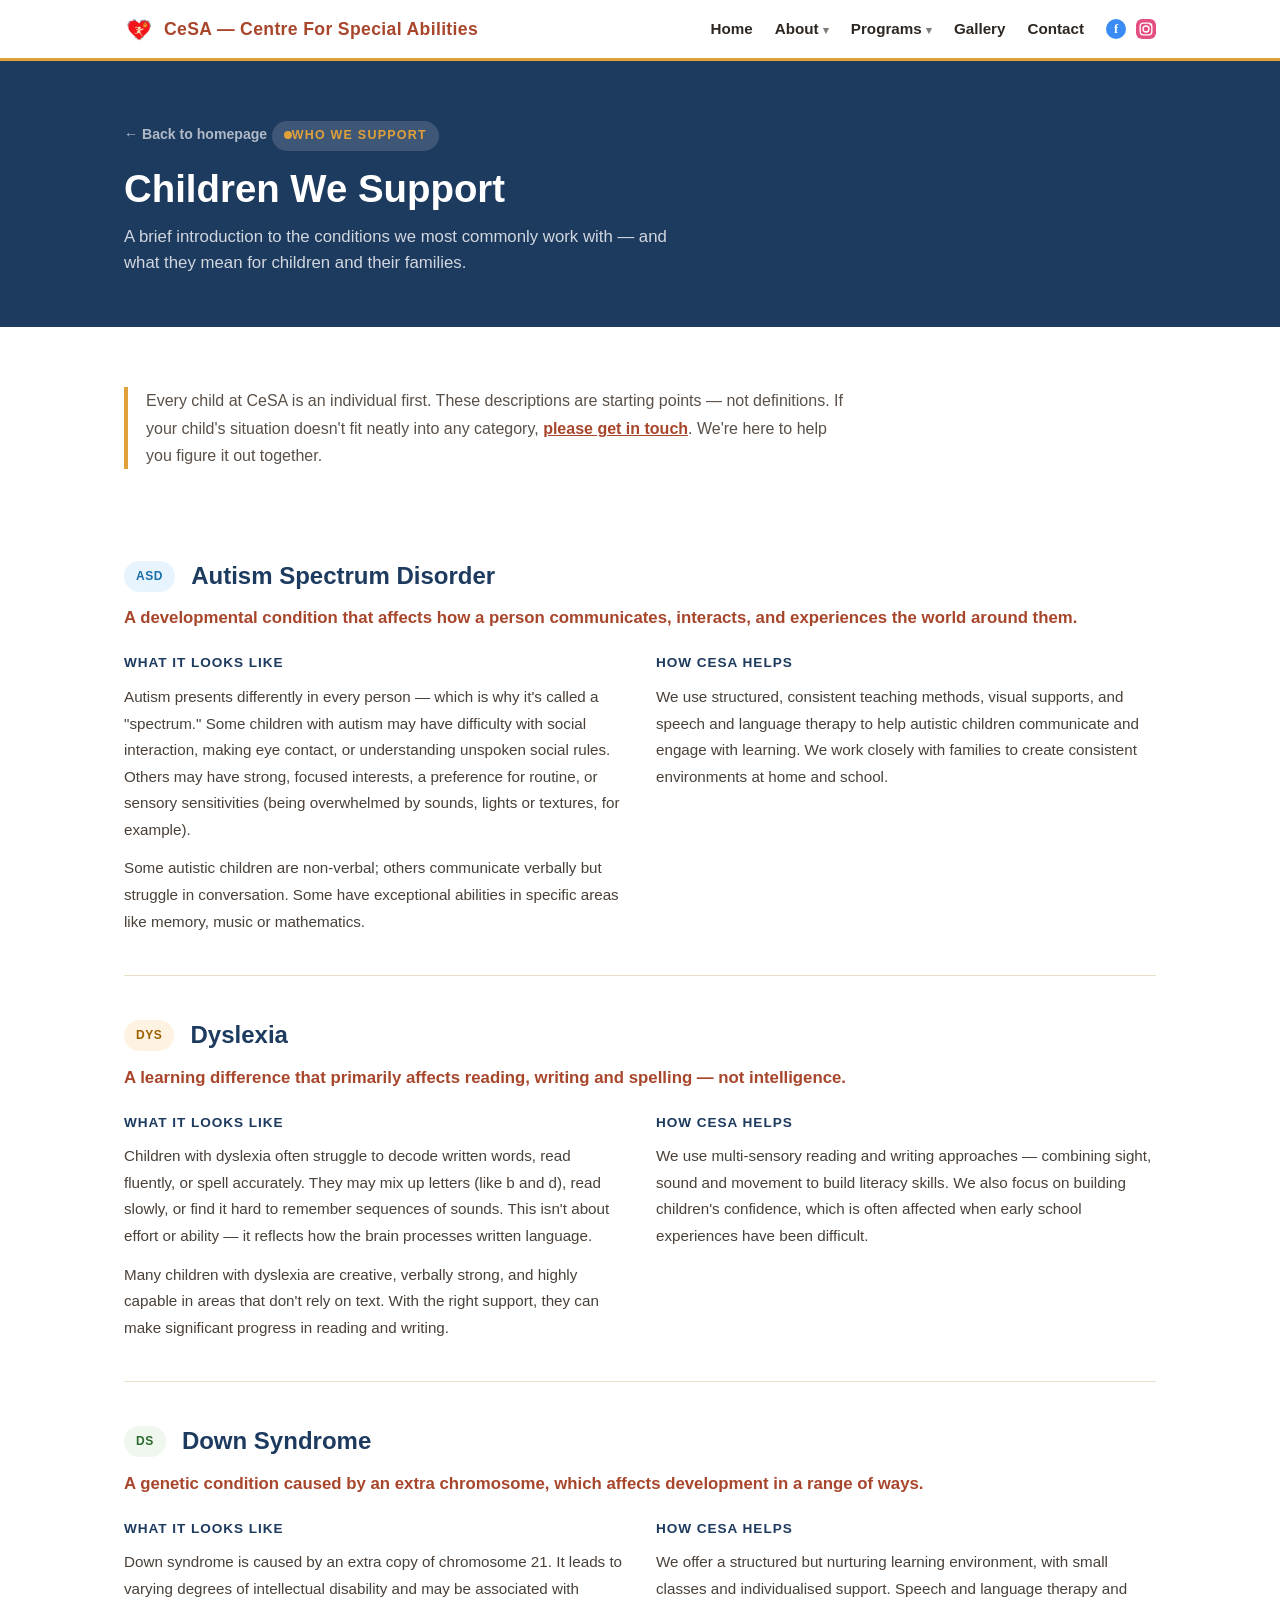
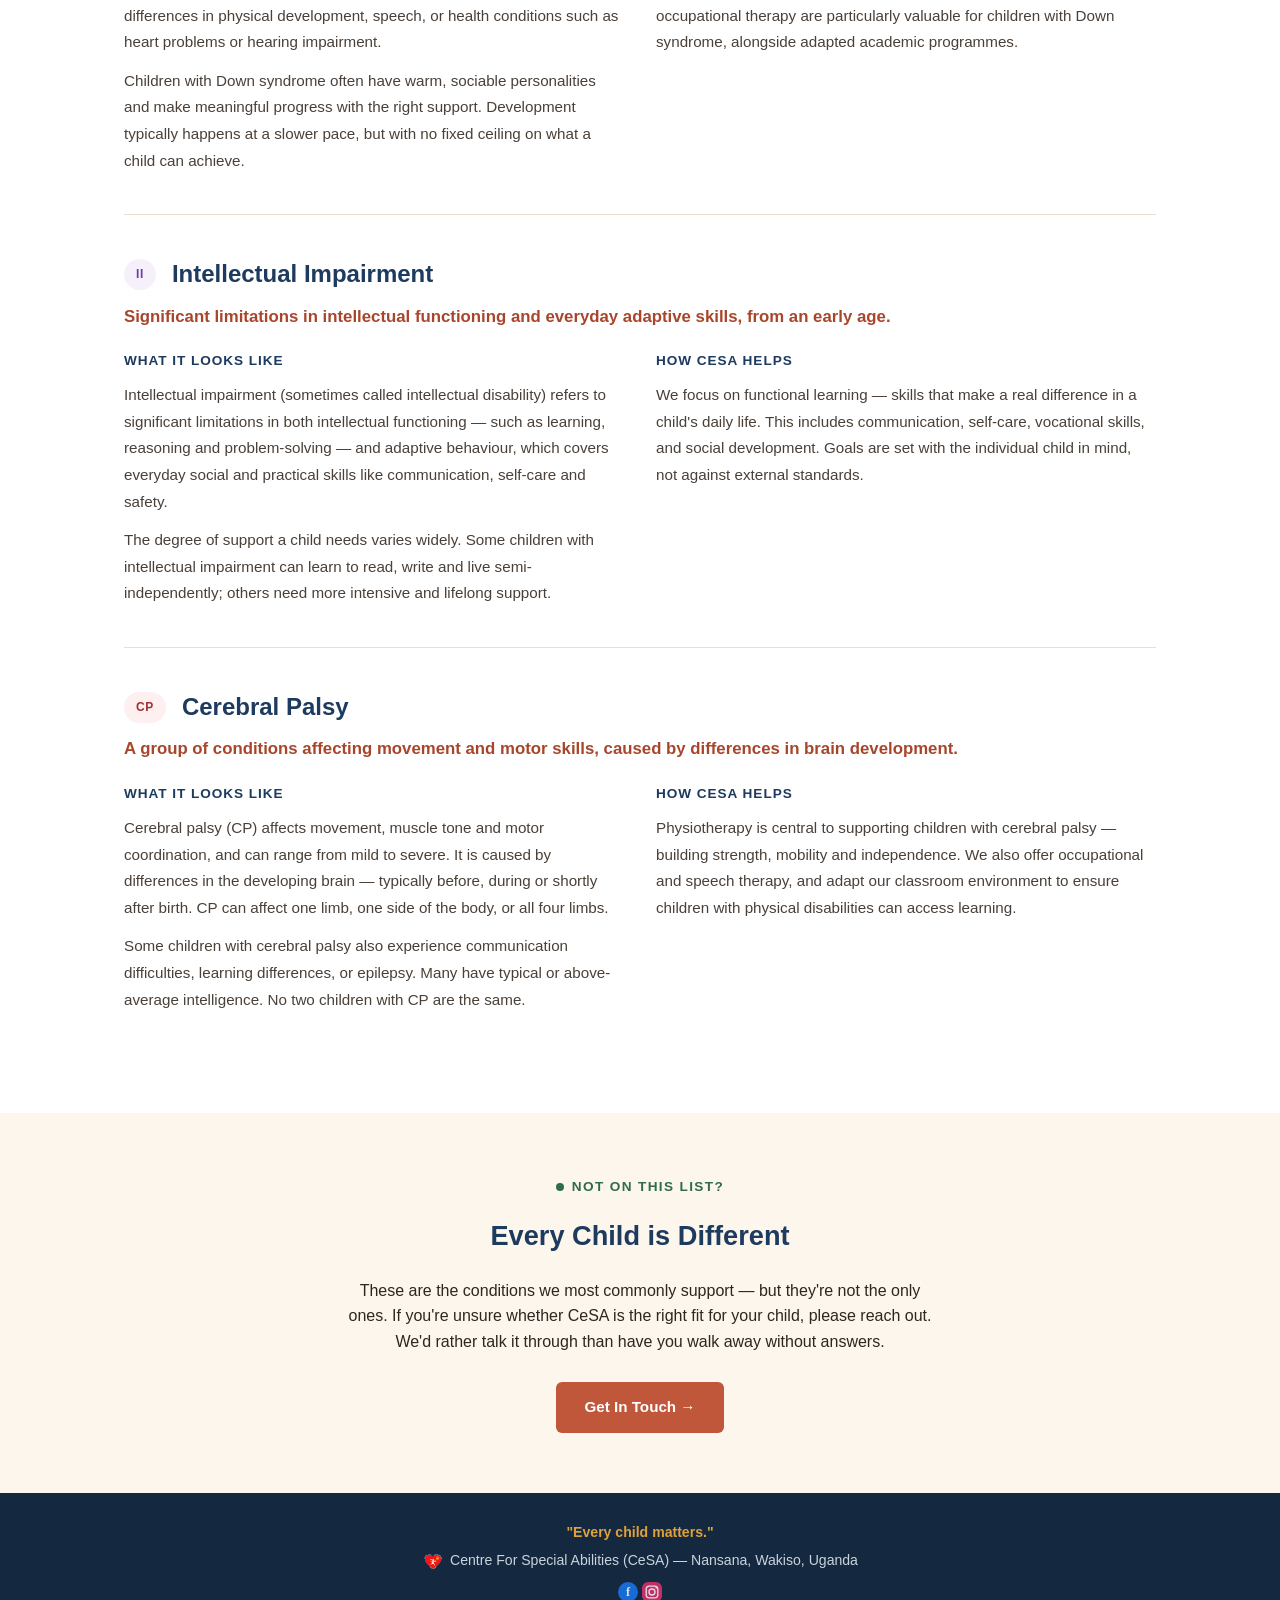
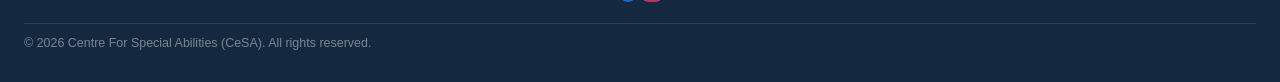
<file: conditions.html>
<!DOCTYPE html>
<html lang="en">
<head>
<meta charset="UTF-8">
<meta name="viewport" content="width=device-width, initial-scale=1.0">
<title>Children We Support | CeSA — Centre For Special Abilities</title>
<meta name="description" content="Learn about the conditions CeSA supports — autism, dyslexia, Down syndrome, intellectual impairment and cerebral palsy — and what they mean for children and families.">
<link rel="stylesheet" href="style.css">
</head>
<body>

<header>
  <nav class="nav">
    <a href="index.html#top" class="logo"><img src="images/logo.png" alt="CeSA logo" class="logo-img"><span class="logo-full">CeSA — Centre For Special Abilities</span><span class="logo-short">CeSA</span></a>
    <div class="nav-right">
      <ul class="nav-links">
        <li><a href="index.html">Home</a></li>
        <li class="has-dropdown">
          <a href="index.html#about">About <span class="dropdown-arrow">▾</span></a>
          <ul class="dropdown-menu">
            <li><a href="profile.html">Centre Profile</a></li>
            <li><a href="leadership.html">From Our Principal</a></li>
          </ul>
        </li>
        <li class="has-dropdown">
          <a href="index.html#services">Programs <span class="dropdown-arrow">▾</span></a>
          <ul class="dropdown-menu">
            <li><a href="programs.html">Our Programs &amp; Services</a></li>
            <li><a href="conditions.html">Children We Support</a></li>
          </ul>
        </li>
        <li><a href="gallery.html">Gallery</a></li>
        <li><a href="contact.html">Contact</a></li>
      </ul>
      <div class="nav-social">
        <a class="social-icon" href="https://www.facebook.com/61562365375146/" target="_blank" rel="noopener" aria-label="CeSA on Facebook">
          <svg viewBox="0 0 24 24" width="20" height="20" aria-hidden="true"><circle cx="12" cy="12" r="12" fill="#1877F2"/><text x="12" y="17" text-anchor="middle" font-family="Georgia, serif" font-size="15" font-weight="700" fill="#fff">f</text></svg>
        </a>
        <a class="social-icon" href="https://www.instagram.com/cesachildren/" target="_blank" rel="noopener" aria-label="CeSA on Instagram">
          <svg viewBox="0 0 24 24" width="20" height="20" aria-hidden="true"><rect width="24" height="24" rx="6" fill="#E1306C"/><rect x="5" y="5" width="14" height="14" rx="4" fill="none" stroke="#fff" stroke-width="1.6"/><circle cx="12" cy="12" r="3.6" fill="none" stroke="#fff" stroke-width="1.6"/><circle cx="17" cy="7" r="1" fill="#fff"/></svg>
        </a>
      </div>
    </div>
  </nav>
</header>

<section class="page-hero">
  <div class="wrap">
    <a href="index.html" class="back-link">← Back to homepage</a>
    <div class="section-tag">Who We Support</div>
    <h1>Children We Support</h1>
    <p>A brief introduction to the conditions we most commonly work with — and what they mean for children and their families.</p>
  </div>
</section>

<section class="page-section" style="background:#fff;">
  <div class="wrap">
    <p class="conditions-intro">Every child at CeSA is an individual first. These descriptions are starting points — not definitions. If your child's situation doesn't fit neatly into any category, <a href="contact.html">please get in touch</a>. We're here to help you figure it out together.</p>

    <div class="condition-list">

      <div class="condition-card" id="autism">
        <div class="condition-header">
          <div class="condition-badge" style="background:#e8f4fd;color:#1a6fa8;">ASD</div>
          <h2>Autism Spectrum Disorder</h2>
        </div>
        <p class="condition-lead">A developmental condition that affects how a person communicates, interacts, and experiences the world around them.</p>
        <div class="condition-body">
          <div>
            <h3>What it looks like</h3>
            <p>Autism presents differently in every person — which is why it's called a "spectrum." Some children with autism may have difficulty with social interaction, making eye contact, or understanding unspoken social rules. Others may have strong, focused interests, a preference for routine, or sensory sensitivities (being overwhelmed by sounds, lights or textures, for example).</p>
            <p style="margin-top:12px;">Some autistic children are non-verbal; others communicate verbally but struggle in conversation. Some have exceptional abilities in specific areas like memory, music or mathematics.</p>
          </div>
          <div>
            <h3>How CeSA helps</h3>
            <p>We use structured, consistent teaching methods, visual supports, and speech and language therapy to help autistic children communicate and engage with learning. We work closely with families to create consistent environments at home and school.</p>
          </div>
        </div>
      </div>

      <div class="condition-card" id="dyslexia">
        <div class="condition-header">
          <div class="condition-badge" style="background:#fef3e2;color:#9a6000;">DYS</div>
          <h2>Dyslexia</h2>
        </div>
        <p class="condition-lead">A learning difference that primarily affects reading, writing and spelling — not intelligence.</p>
        <div class="condition-body">
          <div>
            <h3>What it looks like</h3>
            <p>Children with dyslexia often struggle to decode written words, read fluently, or spell accurately. They may mix up letters (like b and d), read slowly, or find it hard to remember sequences of sounds. This isn't about effort or ability — it reflects how the brain processes written language.</p>
            <p style="margin-top:12px;">Many children with dyslexia are creative, verbally strong, and highly capable in areas that don't rely on text. With the right support, they can make significant progress in reading and writing.</p>
          </div>
          <div>
            <h3>How CeSA helps</h3>
            <p>We use multi-sensory reading and writing approaches — combining sight, sound and movement to build literacy skills. We also focus on building children's confidence, which is often affected when early school experiences have been difficult.</p>
          </div>
        </div>
      </div>

      <div class="condition-card" id="down-syndrome">
        <div class="condition-header">
          <div class="condition-badge" style="background:#f0f7ee;color:#2d6a2d;">DS</div>
          <h2>Down Syndrome</h2>
        </div>
        <p class="condition-lead">A genetic condition caused by an extra chromosome, which affects development in a range of ways.</p>
        <div class="condition-body">
          <div>
            <h3>What it looks like</h3>
            <p>Down syndrome is caused by an extra copy of chromosome 21. It leads to varying degrees of intellectual disability and may be associated with differences in physical development, speech, or health conditions such as heart problems or hearing impairment.</p>
            <p style="margin-top:12px;">Children with Down syndrome often have warm, sociable personalities and make meaningful progress with the right support. Development typically happens at a slower pace, but with no fixed ceiling on what a child can achieve.</p>
          </div>
          <div>
            <h3>How CeSA helps</h3>
            <p>We offer a structured but nurturing learning environment, with small classes and individualised support. Speech and language therapy and occupational therapy are particularly valuable for children with Down syndrome, alongside adapted academic programmes.</p>
          </div>
        </div>
      </div>

      <div class="condition-card" id="intellectual-impairment">
        <div class="condition-header">
          <div class="condition-badge" style="background:#f5f0fa;color:#6a3fa0;">II</div>
          <h2>Intellectual Impairment</h2>
        </div>
        <p class="condition-lead">Significant limitations in intellectual functioning and everyday adaptive skills, from an early age.</p>
        <div class="condition-body">
          <div>
            <h3>What it looks like</h3>
            <p>Intellectual impairment (sometimes called intellectual disability) refers to significant limitations in both intellectual functioning — such as learning, reasoning and problem-solving — and adaptive behaviour, which covers everyday social and practical skills like communication, self-care and safety.</p>
            <p style="margin-top:12px;">The degree of support a child needs varies widely. Some children with intellectual impairment can learn to read, write and live semi-independently; others need more intensive and lifelong support.</p>
          </div>
          <div>
            <h3>How CeSA helps</h3>
            <p>We focus on functional learning — skills that make a real difference in a child's daily life. This includes communication, self-care, vocational skills, and social development. Goals are set with the individual child in mind, not against external standards.</p>
          </div>
        </div>
      </div>

      <div class="condition-card" id="cerebral-palsy">
        <div class="condition-header">
          <div class="condition-badge" style="background:#fef0f0;color:#a03030;">CP</div>
          <h2>Cerebral Palsy</h2>
        </div>
        <p class="condition-lead">A group of conditions affecting movement and motor skills, caused by differences in brain development.</p>
        <div class="condition-body">
          <div>
            <h3>What it looks like</h3>
            <p>Cerebral palsy (CP) affects movement, muscle tone and motor coordination, and can range from mild to severe. It is caused by differences in the developing brain — typically before, during or shortly after birth. CP can affect one limb, one side of the body, or all four limbs.</p>
            <p style="margin-top:12px;">Some children with cerebral palsy also experience communication difficulties, learning differences, or epilepsy. Many have typical or above-average intelligence. No two children with CP are the same.</p>
          </div>
          <div>
            <h3>How CeSA helps</h3>
            <p>Physiotherapy is central to supporting children with cerebral palsy — building strength, mobility and independence. We also offer occupational and speech therapy, and adapt our classroom environment to ensure children with physical disabilities can access learning.</p>
          </div>
        </div>
      </div>

    </div>
  </div>
</section>

<section class="page-section" style="background:var(--cream);">
  <div class="wrap" style="text-align:center;">
    <div class="section-tag">Not on this list?</div>
    <h2>Every Child is Different</h2>
    <p style="max-width:600px;margin:0 auto 28px;">These are the conditions we most commonly support — but they're not the only ones. If you're unsure whether CeSA is the right fit for your child, please reach out. We'd rather talk it through than have you walk away without answers.</p>
    <a href="contact.html" class="btn">Get In Touch →</a>
  </div>
</section>

<footer>
  <div class="slogan">"Every child matters."</div>
  <div><img src="images/logo.png" alt="CeSA logo" class="footer-logo">Centre For Special Abilities (CeSA) — Nansana, Wakiso, Uganda</div>
  <div class="footer-links">
    <a class="social-icon" href="https://www.facebook.com/61562365375146/" target="_blank" rel="noopener" aria-label="CeSA on Facebook">
      <svg viewBox="0 0 24 24" width="20" height="20" aria-hidden="true"><circle cx="12" cy="12" r="12" fill="#1877F2"/><text x="12" y="17" text-anchor="middle" font-family="Georgia, serif" font-size="15" font-weight="700" fill="#fff">f</text></svg>
    </a>
    <a class="social-icon" href="https://www.instagram.com/cesachildren/" target="_blank" rel="noopener" aria-label="CeSA on Instagram">
      <svg viewBox="0 0 24 24" width="20" height="20" aria-hidden="true"><rect width="24" height="24" rx="6" fill="#E1306C"/><rect x="5" y="5" width="14" height="14" rx="4" fill="none" stroke="#fff" stroke-width="1.6"/><circle cx="12" cy="12" r="3.6" fill="none" stroke="#fff" stroke-width="1.6"/><circle cx="17" cy="7" r="1" fill="#fff"/></svg>
    </a>
  </div>
  <div class="footer-bottom">© 2026 Centre For Special Abilities (CeSA). All rights reserved.</div>
</footer>

</body>
</html>
</file>
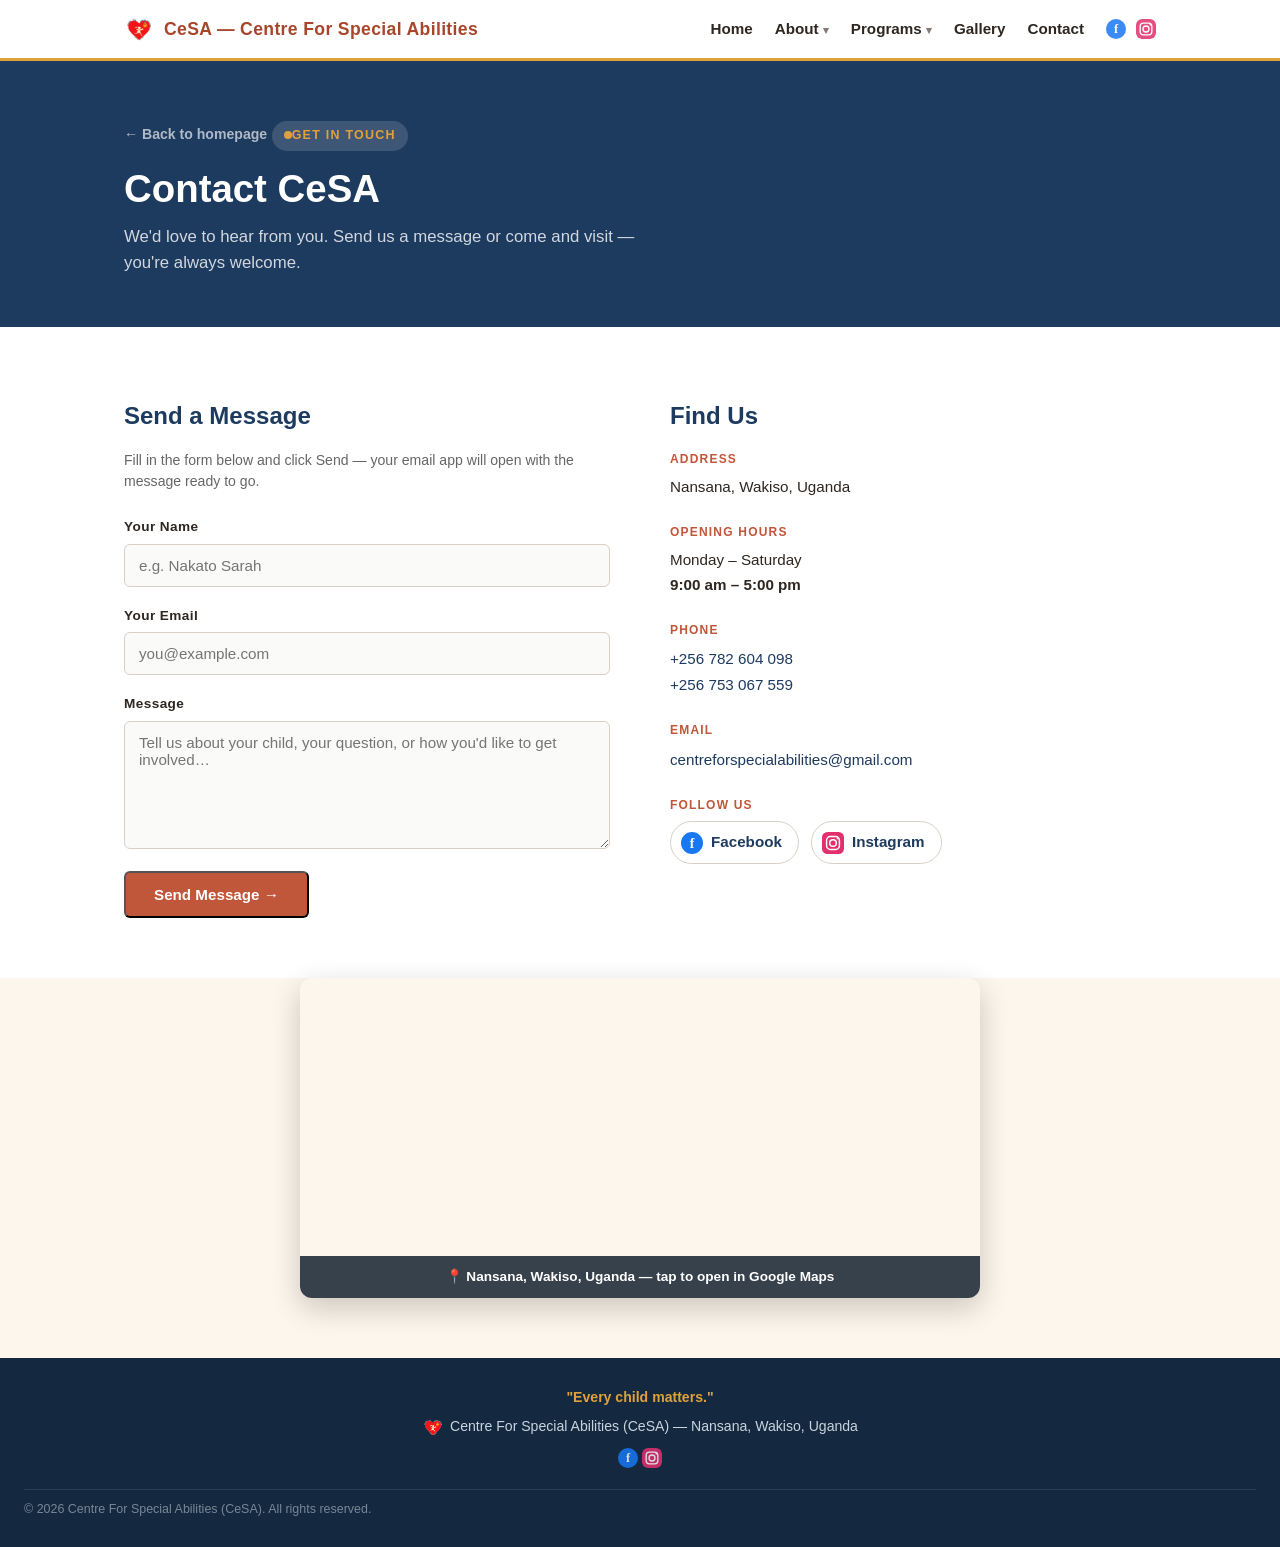
<file: contact.html>
<!DOCTYPE html>
<html lang="en">
<head>
<meta charset="UTF-8">
<meta name="viewport" content="width=device-width, initial-scale=1.0">
<title>Contact | CeSA — Centre For Special Abilities</title>
<meta name="description" content="Get in touch with Centre For Special Abilities (CeSA) in Nansana, Uganda. Send a message, find us on the map, or follow us on social media.">
<link rel="stylesheet" href="style.css">
</head>
<body>

<header>
  <nav class="nav">
    <a href="index.html#top" class="logo"><img src="images/logo.png" alt="CeSA logo" class="logo-img"><span class="logo-full">CeSA — Centre For Special Abilities</span><span class="logo-short">CeSA</span></a>
    <div class="nav-right">
      <ul class="nav-links">
        <li><a href="index.html">Home</a></li>
        <li class="has-dropdown">
          <a href="index.html#about">About <span class="dropdown-arrow">▾</span></a>
          <ul class="dropdown-menu">
            <li><a href="profile.html">Centre Profile</a></li>
            <li><a href="leadership.html">From Our Principal</a></li>
          </ul>
        </li>
        <li class="has-dropdown">
          <a href="index.html#services">Programs <span class="dropdown-arrow">▾</span></a>
          <ul class="dropdown-menu">
            <li><a href="programs.html">Our Programs &amp; Services</a></li>
            <li><a href="conditions.html">Children We Support</a></li>
          </ul>
        </li>
        <li><a href="gallery.html">Gallery</a></li>
        <li><a href="contact.html">Contact</a></li>
      </ul>
      <div class="nav-social">
        <a class="social-icon" href="https://www.facebook.com/61562365375146/" target="_blank" rel="noopener" aria-label="CeSA on Facebook">
          <svg viewBox="0 0 24 24" width="20" height="20" aria-hidden="true"><circle cx="12" cy="12" r="12" fill="#1877F2"/><text x="12" y="17" text-anchor="middle" font-family="Georgia, serif" font-size="15" font-weight="700" fill="#fff">f</text></svg>
        </a>
        <a class="social-icon" href="https://www.instagram.com/cesachildren/" target="_blank" rel="noopener" aria-label="CeSA on Instagram">
          <svg viewBox="0 0 24 24" width="20" height="20" aria-hidden="true"><rect width="24" height="24" rx="6" fill="#E1306C"/><rect x="5" y="5" width="14" height="14" rx="4" fill="none" stroke="#fff" stroke-width="1.6"/><circle cx="12" cy="12" r="3.6" fill="none" stroke="#fff" stroke-width="1.6"/><circle cx="17" cy="7" r="1" fill="#fff"/></svg>
        </a>
      </div>
    </div>
  </nav>
</header>

<section class="page-hero">
  <div class="wrap">
    <a href="index.html" class="back-link">← Back to homepage</a>
    <div class="section-tag">Get In Touch</div>
    <h1>Contact CeSA</h1>
    <p>We'd love to hear from you. Send us a message or come and visit — you're always welcome.</p>
  </div>
</section>

<section class="page-section" style="background:#fff;">
  <div class="wrap">
    <div class="contact-page-grid">

      <div class="contact-form-col">
        <h2>Send a Message</h2>
        <p class="contact-form-note">Fill in the form below and click Send — your email app will open with the message ready to go.</p>
        <form id="contact-form" class="contact-form" novalidate>
          <div class="form-group">
            <label for="name">Your Name</label>
            <input type="text" id="name" name="name" placeholder="e.g. Nakato Sarah" required>
          </div>
          <div class="form-group">
            <label for="email">Your Email</label>
            <input type="email" id="email" name="email" placeholder="you@example.com" required>
          </div>
          <div class="form-group">
            <label for="message">Message</label>
            <textarea id="message" name="message" rows="6" placeholder="Tell us about your child, your question, or how you'd like to get involved…" required></textarea>
          </div>
          <button type="submit" class="btn form-submit">Send Message →</button>
        </form>
      </div>

      <div class="contact-info-col">
        <h2>Find Us</h2>

        <div class="info-block">
          <div class="info-label">Address</div>
          <p>Nansana, Wakiso, Uganda</p>
        </div>

        <div class="info-block">
          <div class="info-label">Opening Hours</div>
          <p>Monday – Saturday<br><strong>9:00 am – 5:00 pm</strong></p>
        </div>

        <div class="info-block">
          <div class="info-label">Phone</div>
          <a href="tel:+256782604098">+256 782 604 098</a><br>
          <a href="tel:+256753067559">+256 753 067 559</a>
        </div>

        <div class="info-block">
          <div class="info-label">Email</div>
          <a href="mailto:centreforspecialabilities@gmail.com">centreforspecialabilities@gmail.com</a>
        </div>

        <div class="info-block">
          <div class="info-label">Follow Us</div>
          <div class="contact-social-row">
            <a class="contact-social-link" href="https://www.facebook.com/61562365375146/" target="_blank" rel="noopener">
              <svg viewBox="0 0 24 24" width="22" height="22" aria-hidden="true"><circle cx="12" cy="12" r="12" fill="#1877F2"/><text x="12" y="17" text-anchor="middle" font-family="Georgia, serif" font-size="15" font-weight="700" fill="#fff">f</text></svg>
              Facebook
            </a>
            <a class="contact-social-link" href="https://www.instagram.com/cesachildren/" target="_blank" rel="noopener">
              <svg viewBox="0 0 24 24" width="22" height="22" aria-hidden="true"><rect width="24" height="24" rx="6" fill="#E1306C"/><rect x="5" y="5" width="14" height="14" rx="4" fill="none" stroke="#fff" stroke-width="1.6"/><circle cx="12" cy="12" r="3.6" fill="none" stroke="#fff" stroke-width="1.6"/><circle cx="17" cy="7" r="1" fill="#fff"/></svg>
              Instagram
            </a>
          </div>
        </div>
      </div>

    </div>
  </div>
</section>

<section class="page-section" style="background:var(--cream);padding-top:0;">
  <div class="wrap">
    <div class="map-wrap" style="margin-top:0;">
      <a href="https://maps.app.goo.gl/q7waLYytU3Gew1BJ8" target="_blank" rel="noopener" class="map-embed" aria-label="Open Centre for Special Abilities (CeSA) in Google Maps">
        <iframe src="https://maps.google.com/maps?q=Centre+for+Special+Abilities+(CeSA),Nansana,Uganda&hl=en&z=15&output=embed" loading="lazy" tabindex="-1"></iframe>
        <span class="map-overlay">📍 Nansana, Wakiso, Uganda — tap to open in Google Maps</span>
      </a>
    </div>
  </div>
</section>

<footer>
  <div class="slogan">"Every child matters."</div>
  <div><img src="images/logo.png" alt="CeSA logo" class="footer-logo">Centre For Special Abilities (CeSA) — Nansana, Wakiso, Uganda</div>
  <div class="footer-links">
    <a class="social-icon" href="https://www.facebook.com/61562365375146/" target="_blank" rel="noopener" aria-label="CeSA on Facebook">
      <svg viewBox="0 0 24 24" width="20" height="20" aria-hidden="true"><circle cx="12" cy="12" r="12" fill="#1877F2"/><text x="12" y="17" text-anchor="middle" font-family="Georgia, serif" font-size="15" font-weight="700" fill="#fff">f</text></svg>
    </a>
    <a class="social-icon" href="https://www.instagram.com/cesachildren/" target="_blank" rel="noopener" aria-label="CeSA on Instagram">
      <svg viewBox="0 0 24 24" width="20" height="20" aria-hidden="true"><rect width="24" height="24" rx="6" fill="#E1306C"/><rect x="5" y="5" width="14" height="14" rx="4" fill="none" stroke="#fff" stroke-width="1.6"/><circle cx="12" cy="12" r="3.6" fill="none" stroke="#fff" stroke-width="1.6"/><circle cx="17" cy="7" r="1" fill="#fff"/></svg>
    </a>
  </div>
  <div class="footer-bottom">© 2026 Centre For Special Abilities (CeSA). All rights reserved.</div>
</footer>

<script>
  document.getElementById('contact-form').addEventListener('submit', function(e) {
    e.preventDefault();
    const name = document.getElementById('name').value.trim();
    const email = document.getElementById('email').value.trim();
    const message = document.getElementById('message').value.trim();
    if (!name || !email || !message) {
      alert('Please fill in all fields before sending.');
      return;
    }
    const subject = encodeURIComponent('Message from ' + name + ' via CeSA website');
    const body = encodeURIComponent('Name: ' + name + '\nEmail: ' + email + '\n\nMessage:\n' + message);
    window.location.href = 'mailto:centreforspecialabilities@gmail.com?subject=' + subject + '&body=' + body;
  });
</script>

</body>
</html>
</file>
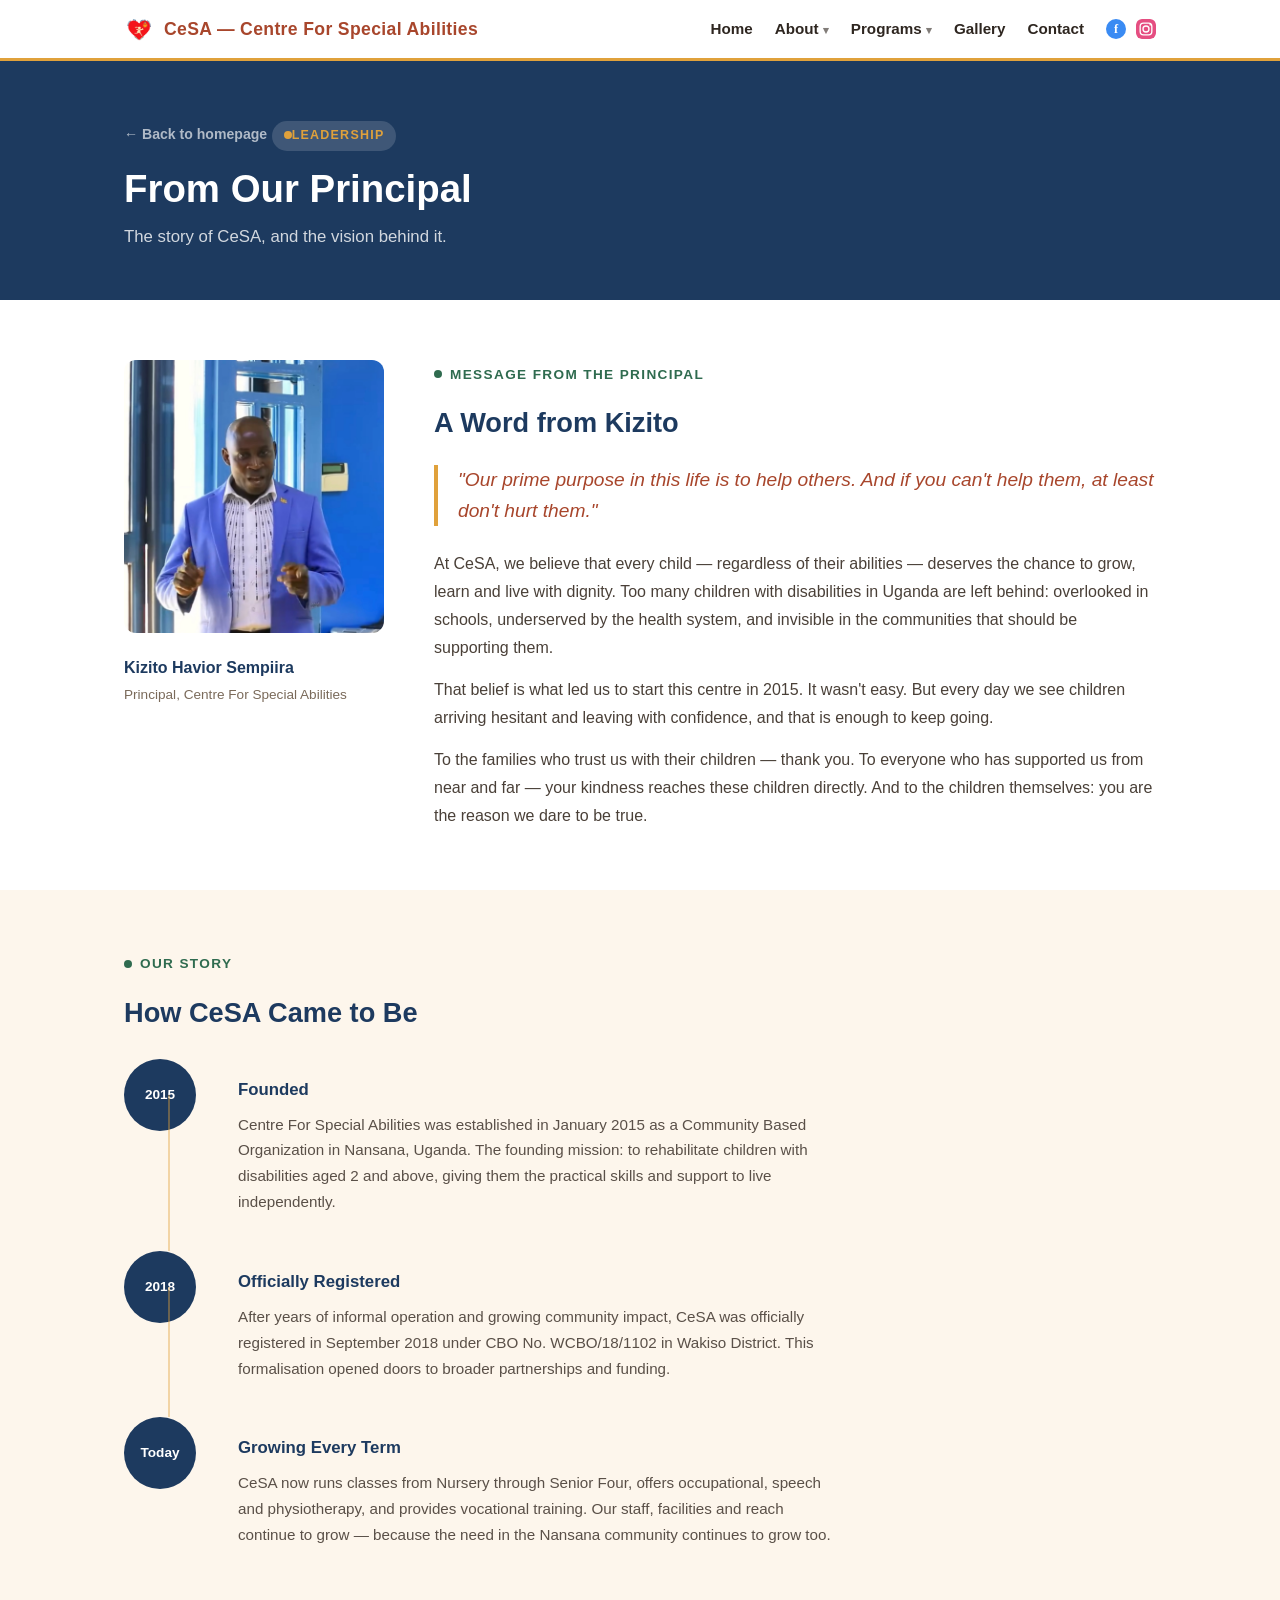
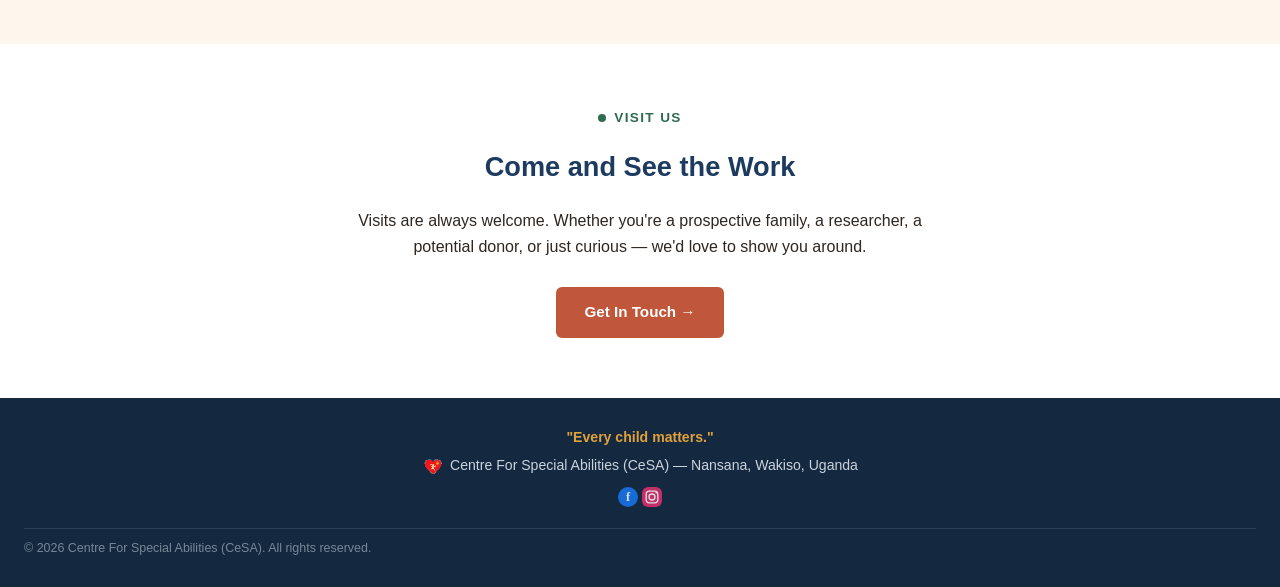
<file: leadership.html>
<!DOCTYPE html>
<html lang="en">
<head>
<meta charset="UTF-8">
<meta name="viewport" content="width=device-width, initial-scale=1.0">
<title>From Our Principal | CeSA — Centre For Special Abilities</title>
<meta name="description" content="A message from Kizito Havior Sempiira, Principal of CeSA, and the story of how Centre For Special Abilities came to be.">
<link rel="stylesheet" href="style.css">
</head>
<body>

<header>
  <nav class="nav">
    <a href="index.html#top" class="logo"><img src="images/logo.png" alt="CeSA logo" class="logo-img"><span class="logo-full">CeSA — Centre For Special Abilities</span><span class="logo-short">CeSA</span></a>
    <div class="nav-right">
      <ul class="nav-links">
        <li><a href="index.html">Home</a></li>
        <li class="has-dropdown">
          <a href="index.html#about">About <span class="dropdown-arrow">▾</span></a>
          <ul class="dropdown-menu">
            <li><a href="profile.html">Centre Profile</a></li>
            <li><a href="leadership.html">From Our Principal</a></li>
          </ul>
        </li>
        <li class="has-dropdown">
          <a href="index.html#services">Programs <span class="dropdown-arrow">▾</span></a>
          <ul class="dropdown-menu">
            <li><a href="programs.html">Our Programs &amp; Services</a></li>
            <li><a href="conditions.html">Children We Support</a></li>
          </ul>
        </li>
        <li><a href="gallery.html">Gallery</a></li>
        <li><a href="contact.html">Contact</a></li>
      </ul>
      <div class="nav-social">
        <a class="social-icon" href="https://www.facebook.com/61562365375146/" target="_blank" rel="noopener" aria-label="CeSA on Facebook">
          <svg viewBox="0 0 24 24" width="20" height="20" aria-hidden="true"><circle cx="12" cy="12" r="12" fill="#1877F2"/><text x="12" y="17" text-anchor="middle" font-family="Georgia, serif" font-size="15" font-weight="700" fill="#fff">f</text></svg>
        </a>
        <a class="social-icon" href="https://www.instagram.com/cesachildren/" target="_blank" rel="noopener" aria-label="CeSA on Instagram">
          <svg viewBox="0 0 24 24" width="20" height="20" aria-hidden="true"><rect width="24" height="24" rx="6" fill="#E1306C"/><rect x="5" y="5" width="14" height="14" rx="4" fill="none" stroke="#fff" stroke-width="1.6"/><circle cx="12" cy="12" r="3.6" fill="none" stroke="#fff" stroke-width="1.6"/><circle cx="17" cy="7" r="1" fill="#fff"/></svg>
        </a>
      </div>
    </div>
  </nav>
</header>

<section class="page-hero">
  <div class="wrap">
    <a href="index.html" class="back-link">← Back to homepage</a>
    <div class="section-tag">Leadership</div>
    <h1>From Our Principal</h1>
    <p>The story of CeSA, and the vision behind it.</p>
  </div>
</section>

<section class="page-section" style="background:#fff;">
  <div class="wrap">
    <div class="leadership-block">
      <div class="leadership-photo">
        <img src="images/principal.jpg" alt="Kizito Havior Sempiira, Principal of CeSA">
        <div class="leadership-name">Kizito Havior Sempiira</div>
        <div class="leadership-title">Principal, Centre For Special Abilities</div>
      </div>
      <div class="leadership-text">
        <div class="section-tag">Message from the Principal</div>
        <h2>A Word from Kizito</h2>
        <blockquote class="leadership-quote">
          "Our prime purpose in this life is to help others. And if you can't help them, at least don't hurt them."
        </blockquote>
        <p>At CeSA, we believe that every child — regardless of their abilities — deserves the chance to grow, learn and live with dignity. Too many children with disabilities in Uganda are left behind: overlooked in schools, underserved by the health system, and invisible in the communities that should be supporting them.</p>
        <p style="margin-top:14px;">That belief is what led us to start this centre in 2015. It wasn't easy. But every day we see children arriving hesitant and leaving with confidence, and that is enough to keep going.</p>
        <p style="margin-top:14px;">To the families who trust us with their children — thank you. To everyone who has supported us from near and far — your kindness reaches these children directly. And to the children themselves: you are the reason we dare to be true.</p>
      </div>
    </div>
  </div>
</section>

<section class="page-section" style="background:var(--cream);">
  <div class="wrap">
    <div class="section-tag">Our Story</div>
    <h2>How CeSA Came to Be</h2>
    <div class="timeline">
      <div class="timeline-item">
        <div class="timeline-year">2015</div>
        <div class="timeline-content">
          <h3>Founded</h3>
          <p>Centre For Special Abilities was established in January 2015 as a Community Based Organization in Nansana, Uganda. The founding mission: to rehabilitate children with disabilities aged 2 and above, giving them the practical skills and support to live independently.</p>
        </div>
      </div>
      <div class="timeline-item">
        <div class="timeline-year">2018</div>
        <div class="timeline-content">
          <h3>Officially Registered</h3>
          <p>After years of informal operation and growing community impact, CeSA was officially registered in September 2018 under CBO No. WCBO/18/1102 in Wakiso District. This formalisation opened doors to broader partnerships and funding.</p>
        </div>
      </div>
      <div class="timeline-item">
        <div class="timeline-year">Today</div>
        <div class="timeline-content">
          <h3>Growing Every Term</h3>
          <p>CeSA now runs classes from Nursery through Senior Four, offers occupational, speech and physiotherapy, and provides vocational training. Our staff, facilities and reach continue to grow — because the need in the Nansana community continues to grow too.</p>
        </div>
      </div>
    </div>
  </div>
</section>

<section class="page-section" style="background:#fff;">
  <div class="wrap" style="text-align:center;">
    <div class="section-tag">Visit Us</div>
    <h2>Come and See the Work</h2>
    <p style="max-width:580px;margin:0 auto 28px;">Visits are always welcome. Whether you're a prospective family, a researcher, a potential donor, or just curious — we'd love to show you around.</p>
    <a href="contact.html" class="btn">Get In Touch →</a>
  </div>
</section>

<footer>
  <div class="slogan">"Every child matters."</div>
  <div><img src="images/logo.png" alt="CeSA logo" class="footer-logo">Centre For Special Abilities (CeSA) — Nansana, Wakiso, Uganda</div>
  <div class="footer-links">
    <a class="social-icon" href="https://www.facebook.com/61562365375146/" target="_blank" rel="noopener" aria-label="CeSA on Facebook">
      <svg viewBox="0 0 24 24" width="20" height="20" aria-hidden="true"><circle cx="12" cy="12" r="12" fill="#1877F2"/><text x="12" y="17" text-anchor="middle" font-family="Georgia, serif" font-size="15" font-weight="700" fill="#fff">f</text></svg>
    </a>
    <a class="social-icon" href="https://www.instagram.com/cesachildren/" target="_blank" rel="noopener" aria-label="CeSA on Instagram">
      <svg viewBox="0 0 24 24" width="20" height="20" aria-hidden="true"><rect width="24" height="24" rx="6" fill="#E1306C"/><rect x="5" y="5" width="14" height="14" rx="4" fill="none" stroke="#fff" stroke-width="1.6"/><circle cx="12" cy="12" r="3.6" fill="none" stroke="#fff" stroke-width="1.6"/><circle cx="17" cy="7" r="1" fill="#fff"/></svg>
    </a>
  </div>
  <div class="footer-bottom">© 2026 Centre For Special Abilities (CeSA). All rights reserved.</div>
</footer>

</body>
</html>
</file>
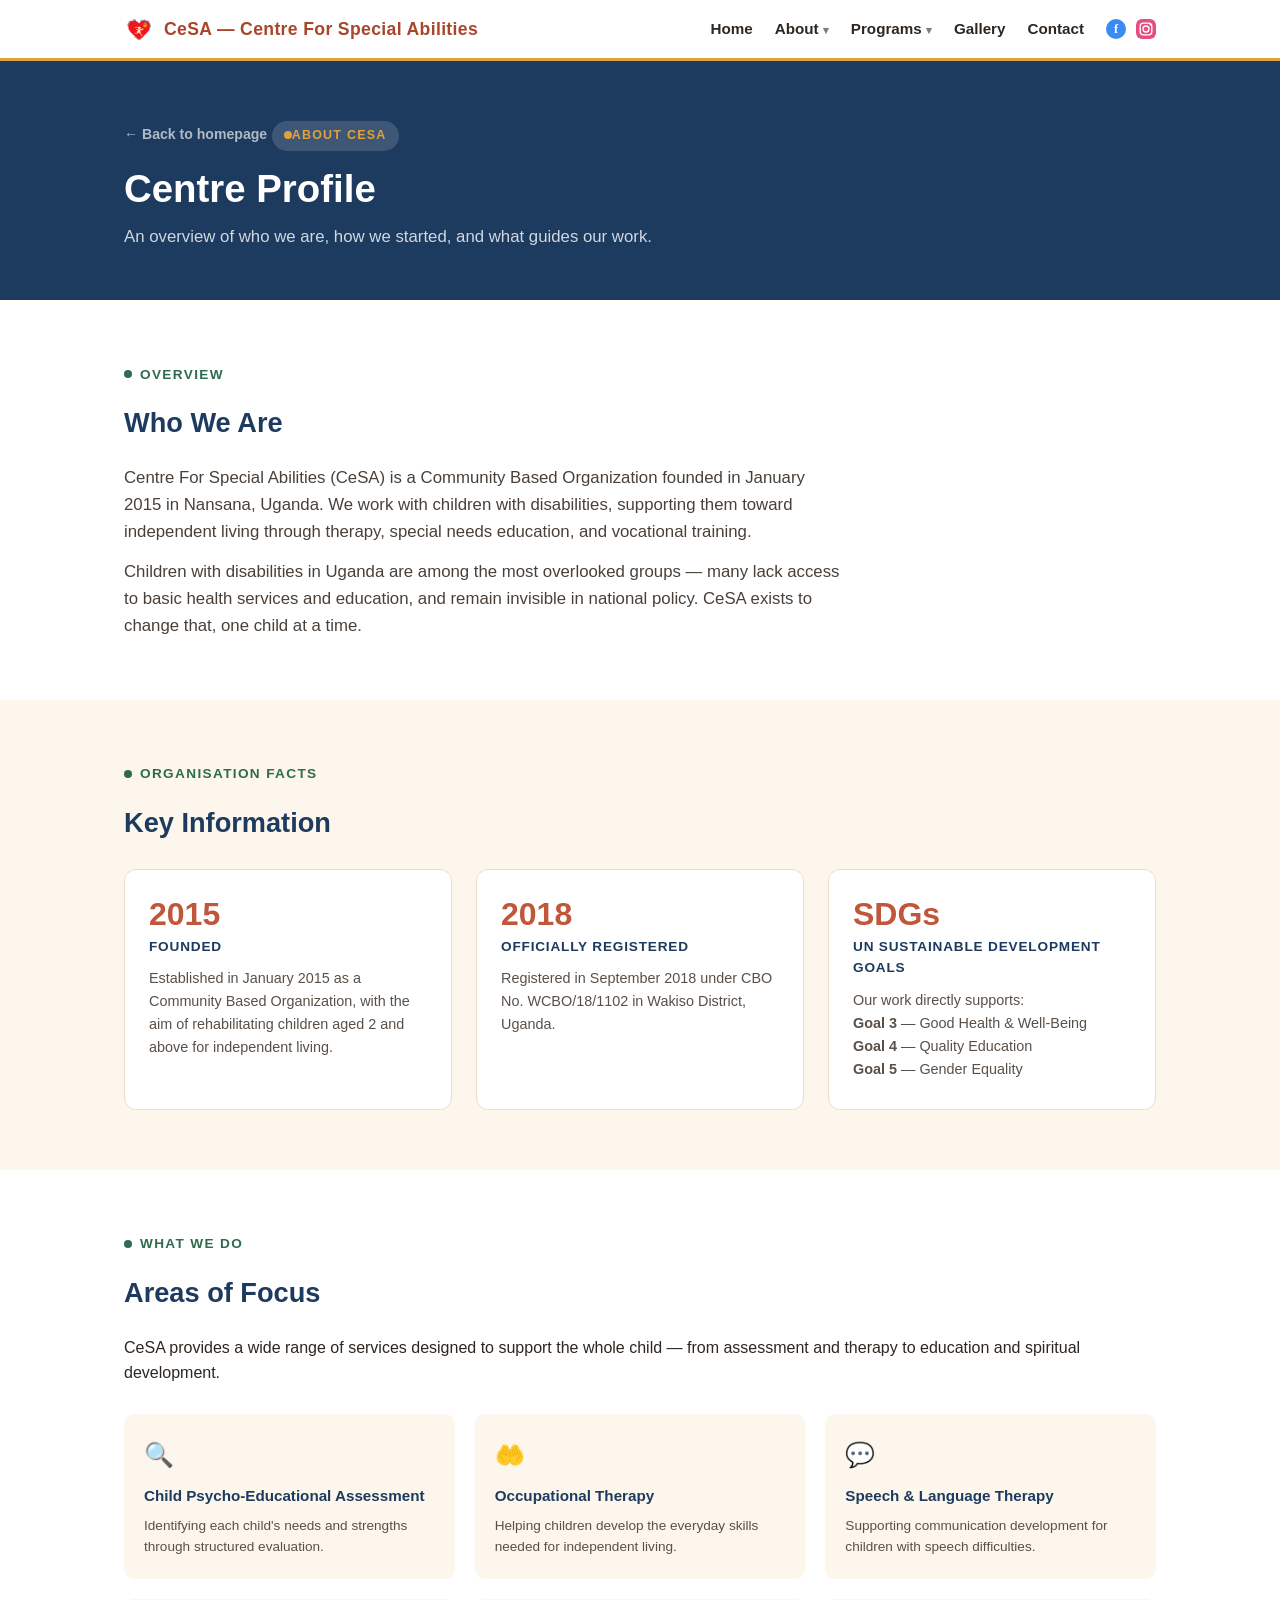
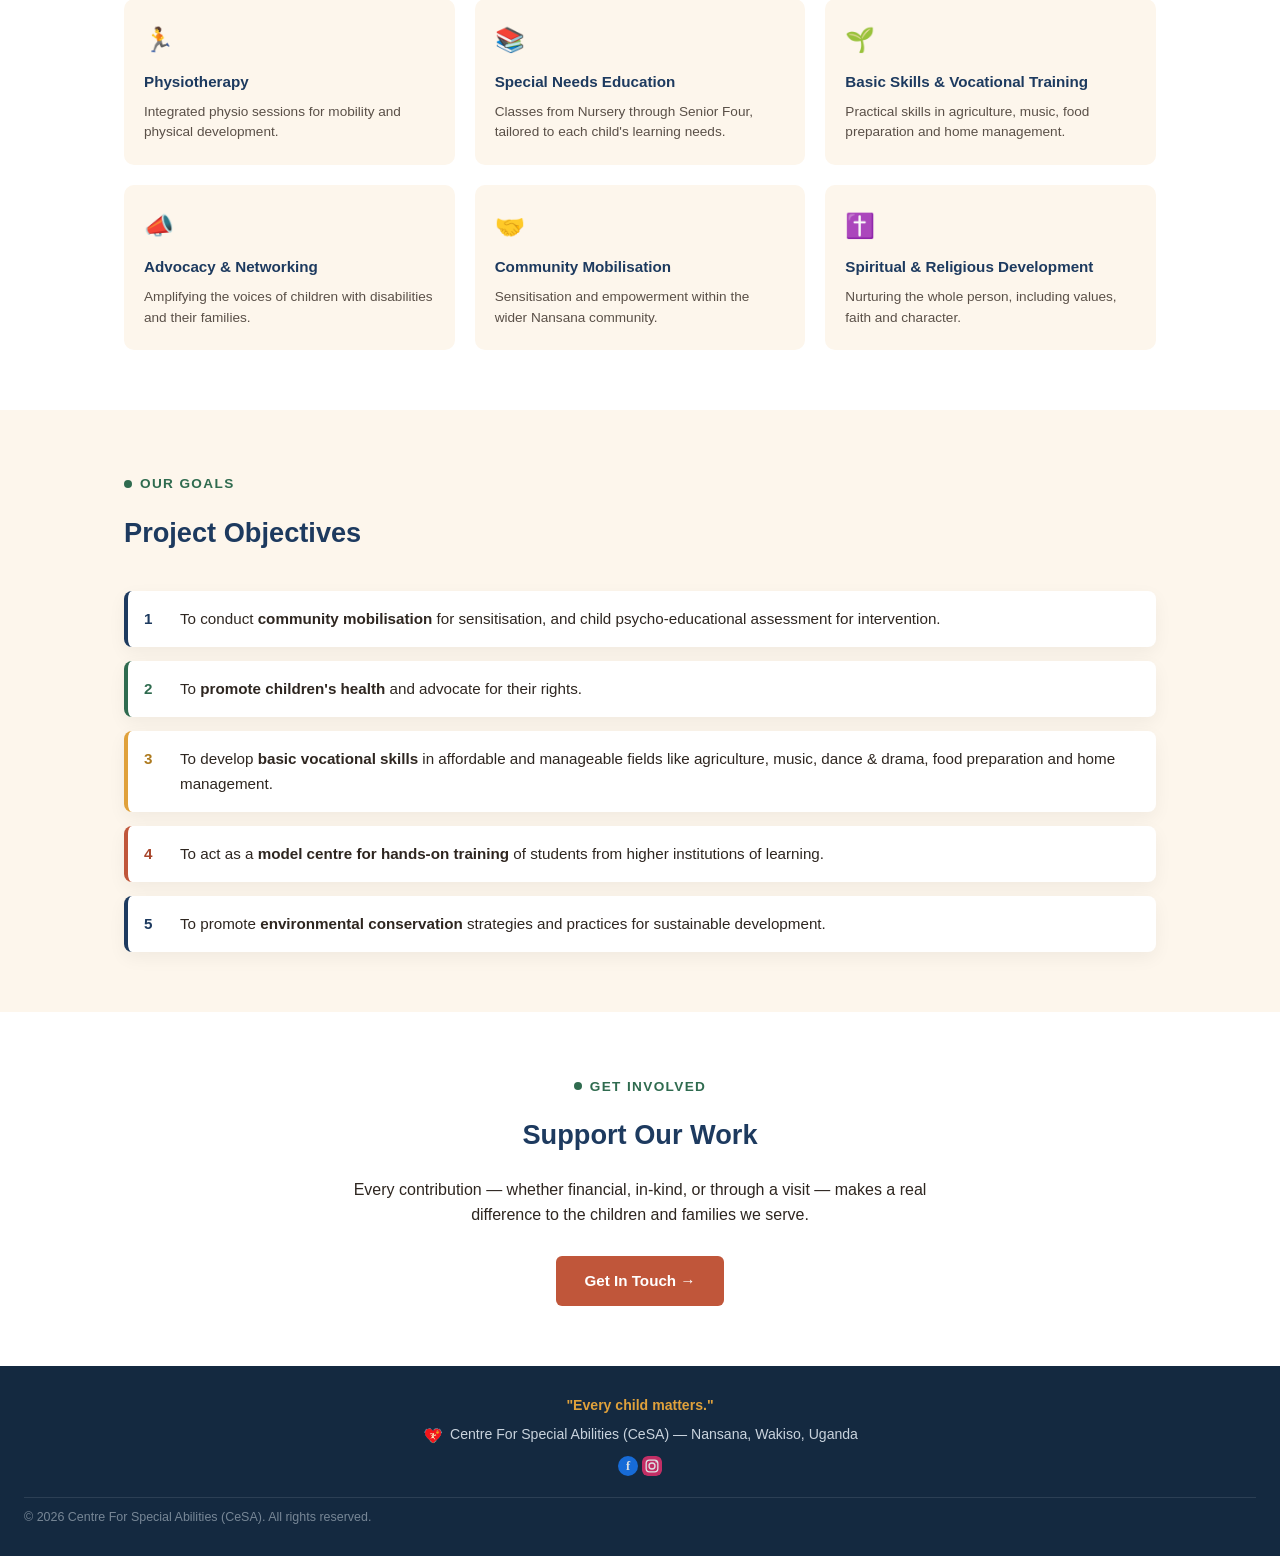
<file: profile.html>
<!DOCTYPE html>
<html lang="en">
<head>
<meta charset="UTF-8">
<meta name="viewport" content="width=device-width, initial-scale=1.0">
<title>Centre Profile | CeSA — Centre For Special Abilities</title>
<meta name="description" content="Official profile of Centre For Special Abilities (CeSA) — a registered Community Based Organization in Nansana, Uganda, supporting children with special needs since 2015.">
<link rel="stylesheet" href="style.css">
</head>
<body>

<header>
  <nav class="nav">
    <a href="index.html#top" class="logo"><img src="images/logo.png" alt="CeSA logo" class="logo-img"><span class="logo-full">CeSA — Centre For Special Abilities</span><span class="logo-short">CeSA</span></a>
    <div class="nav-right">
      <ul class="nav-links">
        <li><a href="index.html">Home</a></li>
        <li class="has-dropdown">
          <a href="index.html#about">About <span class="dropdown-arrow">▾</span></a>
          <ul class="dropdown-menu">
            <li><a href="profile.html">Centre Profile</a></li>
            <li><a href="leadership.html">From Our Principal</a></li>
          </ul>
        </li>
        <li class="has-dropdown">
          <a href="index.html#services">Programs <span class="dropdown-arrow">▾</span></a>
          <ul class="dropdown-menu">
            <li><a href="programs.html">Our Programs &amp; Services</a></li>
            <li><a href="conditions.html">Children We Support</a></li>
          </ul>
        </li>
        <li><a href="gallery.html">Gallery</a></li>
        <li><a href="contact.html">Contact</a></li>
      </ul>
      <div class="nav-social">
        <a class="social-icon" href="https://www.facebook.com/61562365375146/" target="_blank" rel="noopener" aria-label="CeSA on Facebook">
          <svg viewBox="0 0 24 24" width="20" height="20" aria-hidden="true"><circle cx="12" cy="12" r="12" fill="#1877F2"/><text x="12" y="17" text-anchor="middle" font-family="Georgia, serif" font-size="15" font-weight="700" fill="#fff">f</text></svg>
        </a>
        <a class="social-icon" href="https://www.instagram.com/cesachildren/" target="_blank" rel="noopener" aria-label="CeSA on Instagram">
          <svg viewBox="0 0 24 24" width="20" height="20" aria-hidden="true"><rect width="24" height="24" rx="6" fill="#E1306C"/><rect x="5" y="5" width="14" height="14" rx="4" fill="none" stroke="#fff" stroke-width="1.6"/><circle cx="12" cy="12" r="3.6" fill="none" stroke="#fff" stroke-width="1.6"/><circle cx="17" cy="7" r="1" fill="#fff"/></svg>
        </a>
      </div>
    </div>
  </nav>
</header>

<section class="page-hero">
  <div class="wrap">
    <a href="index.html" class="back-link">← Back to homepage</a>
    <div class="section-tag">About CeSA</div>
    <h1>Centre Profile</h1>
    <p>An overview of who we are, how we started, and what guides our work.</p>
  </div>
</section>

<section class="page-section" style="background:#fff;">
  <div class="wrap">
    <div class="profile-intro">
      <div class="section-tag">Overview</div>
      <h2>Who We Are</h2>
      <p>Centre For Special Abilities (CeSA) is a Community Based Organization founded in January 2015 in Nansana, Uganda. We work with children with disabilities, supporting them toward independent living through therapy, special needs education, and vocational training.</p>
      <p style="margin-top:14px;">Children with disabilities in Uganda are among the most overlooked groups — many lack access to basic health services and education, and remain invisible in national policy. CeSA exists to change that, one child at a time.</p>
    </div>
  </div>
</section>

<section class="page-section" style="background:var(--cream);">
  <div class="wrap">
    <div class="section-tag">Organisation Facts</div>
    <h2>Key Information</h2>
    <div class="profile-facts">
      <div class="fact-card">
        <div class="fact-year">2015</div>
        <div class="fact-label">Founded</div>
        <p>Established in January 2015 as a Community Based Organization, with the aim of rehabilitating children aged 2 and above for independent living.</p>
      </div>
      <div class="fact-card">
        <div class="fact-year">2018</div>
        <div class="fact-label">Officially Registered</div>
        <p>Registered in September 2018 under CBO No. WCBO/18/1102 in Wakiso District, Uganda.</p>
      </div>
      <div class="fact-card">
        <div class="fact-year">SDGs</div>
        <div class="fact-label">UN Sustainable Development Goals</div>
        <p>Our work directly supports:<br>
          <strong>Goal 3</strong> — Good Health &amp; Well-Being<br>
          <strong>Goal 4</strong> — Quality Education<br>
          <strong>Goal 5</strong> — Gender Equality
        </p>
      </div>
    </div>
  </div>
</section>

<section class="page-section" style="background:#fff;">
  <div class="wrap">
    <div class="section-tag">What We Do</div>
    <h2>Areas of Focus</h2>
    <p style="margin-bottom:28px;">CeSA provides a wide range of services designed to support the whole child — from assessment and therapy to education and spiritual development.</p>
    <div class="focus-grid">
      <div class="focus-item">
        <div class="focus-icon">🔍</div>
        <h3>Child Psycho-Educational Assessment</h3>
        <p>Identifying each child's needs and strengths through structured evaluation.</p>
      </div>
      <div class="focus-item">
        <div class="focus-icon">🤲</div>
        <h3>Occupational Therapy</h3>
        <p>Helping children develop the everyday skills needed for independent living.</p>
      </div>
      <div class="focus-item">
        <div class="focus-icon">💬</div>
        <h3>Speech &amp; Language Therapy</h3>
        <p>Supporting communication development for children with speech difficulties.</p>
      </div>
      <div class="focus-item">
        <div class="focus-icon">🏃</div>
        <h3>Physiotherapy</h3>
        <p>Integrated physio sessions for mobility and physical development.</p>
      </div>
      <div class="focus-item">
        <div class="focus-icon">📚</div>
        <h3>Special Needs Education</h3>
        <p>Classes from Nursery through Senior Four, tailored to each child's learning needs.</p>
      </div>
      <div class="focus-item">
        <div class="focus-icon">🌱</div>
        <h3>Basic Skills &amp; Vocational Training</h3>
        <p>Practical skills in agriculture, music, food preparation and home management.</p>
      </div>
      <div class="focus-item">
        <div class="focus-icon">📣</div>
        <h3>Advocacy &amp; Networking</h3>
        <p>Amplifying the voices of children with disabilities and their families.</p>
      </div>
      <div class="focus-item">
        <div class="focus-icon">🤝</div>
        <h3>Community Mobilisation</h3>
        <p>Sensitisation and empowerment within the wider Nansana community.</p>
      </div>
      <div class="focus-item">
        <div class="focus-icon">✝️</div>
        <h3>Spiritual &amp; Religious Development</h3>
        <p>Nurturing the whole person, including values, faith and character.</p>
      </div>
    </div>
  </div>
</section>

<section class="page-section" style="background:var(--cream);">
  <div class="wrap">
    <div class="section-tag">Our Goals</div>
    <h2>Project Objectives</h2>
    <ol class="objectives-list">
      <li>To conduct <strong>community mobilisation</strong> for sensitisation, and child psycho-educational assessment for intervention.</li>
      <li>To <strong>promote children's health</strong> and advocate for their rights.</li>
      <li>To develop <strong>basic vocational skills</strong> in affordable and manageable fields like agriculture, music, dance &amp; drama, food preparation and home management.</li>
      <li>To act as a <strong>model centre for hands-on training</strong> of students from higher institutions of learning.</li>
      <li>To promote <strong>environmental conservation</strong> strategies and practices for sustainable development.</li>
    </ol>
  </div>
</section>

<section class="page-section" style="background:#fff;">
  <div class="wrap" style="text-align:center;">
    <div class="section-tag">Get Involved</div>
    <h2>Support Our Work</h2>
    <p style="max-width:600px;margin:0 auto 28px;">Every contribution — whether financial, in-kind, or through a visit — makes a real difference to the children and families we serve.</p>
    <a href="contact.html" class="btn">Get In Touch →</a>
  </div>
</section>

<footer>
  <div class="slogan">"Every child matters."</div>
  <div><img src="images/logo.png" alt="CeSA logo" class="footer-logo">Centre For Special Abilities (CeSA) — Nansana, Wakiso, Uganda</div>
  <div class="footer-links">
    <a class="social-icon" href="https://www.facebook.com/61562365375146/" target="_blank" rel="noopener" aria-label="CeSA on Facebook">
      <svg viewBox="0 0 24 24" width="20" height="20" aria-hidden="true"><circle cx="12" cy="12" r="12" fill="#1877F2"/><text x="12" y="17" text-anchor="middle" font-family="Georgia, serif" font-size="15" font-weight="700" fill="#fff">f</text></svg>
    </a>
    <a class="social-icon" href="https://www.instagram.com/cesachildren/" target="_blank" rel="noopener" aria-label="CeSA on Instagram">
      <svg viewBox="0 0 24 24" width="20" height="20" aria-hidden="true"><rect width="24" height="24" rx="6" fill="#E1306C"/><rect x="5" y="5" width="14" height="14" rx="4" fill="none" stroke="#fff" stroke-width="1.6"/><circle cx="12" cy="12" r="3.6" fill="none" stroke="#fff" stroke-width="1.6"/><circle cx="17" cy="7" r="1" fill="#fff"/></svg>
    </a>
  </div>
  <div class="footer-bottom">© 2026 Centre For Special Abilities (CeSA). All rights reserved.</div>
</footer>

</body>
</html>
</file>
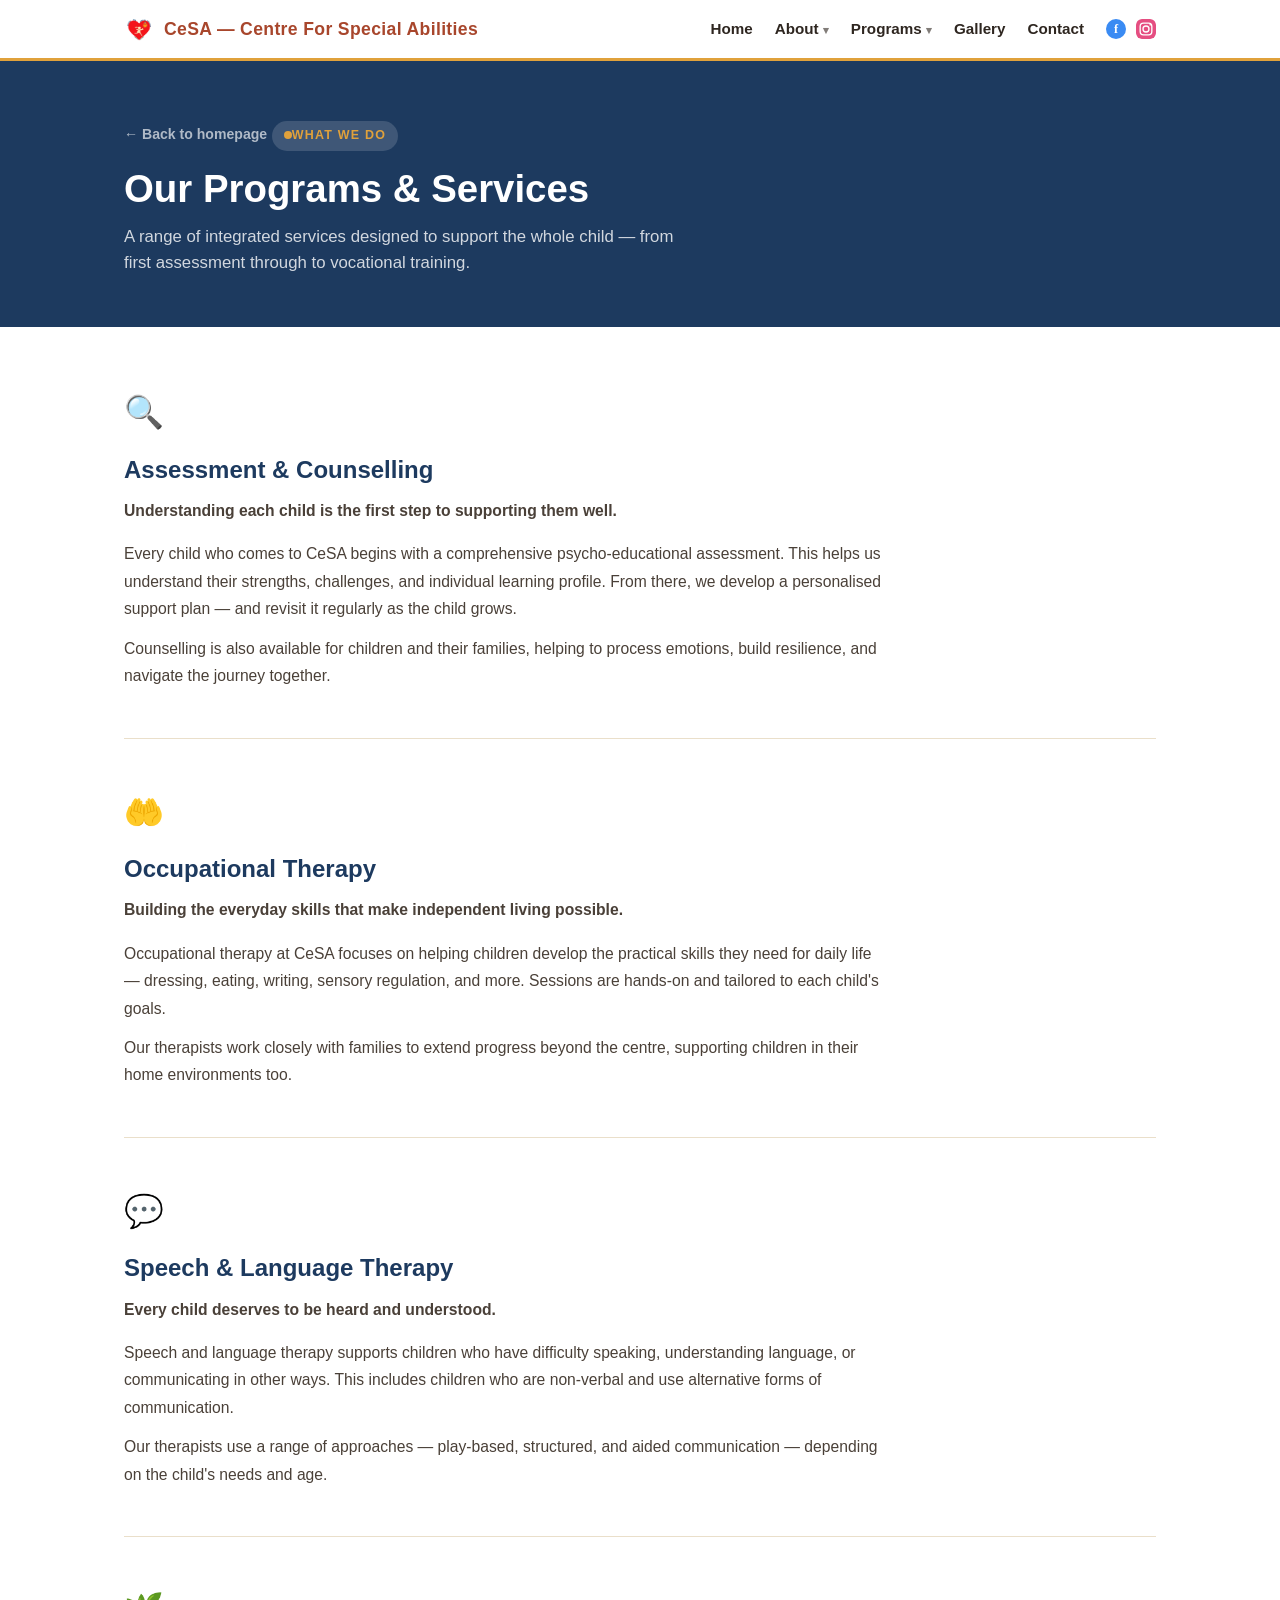
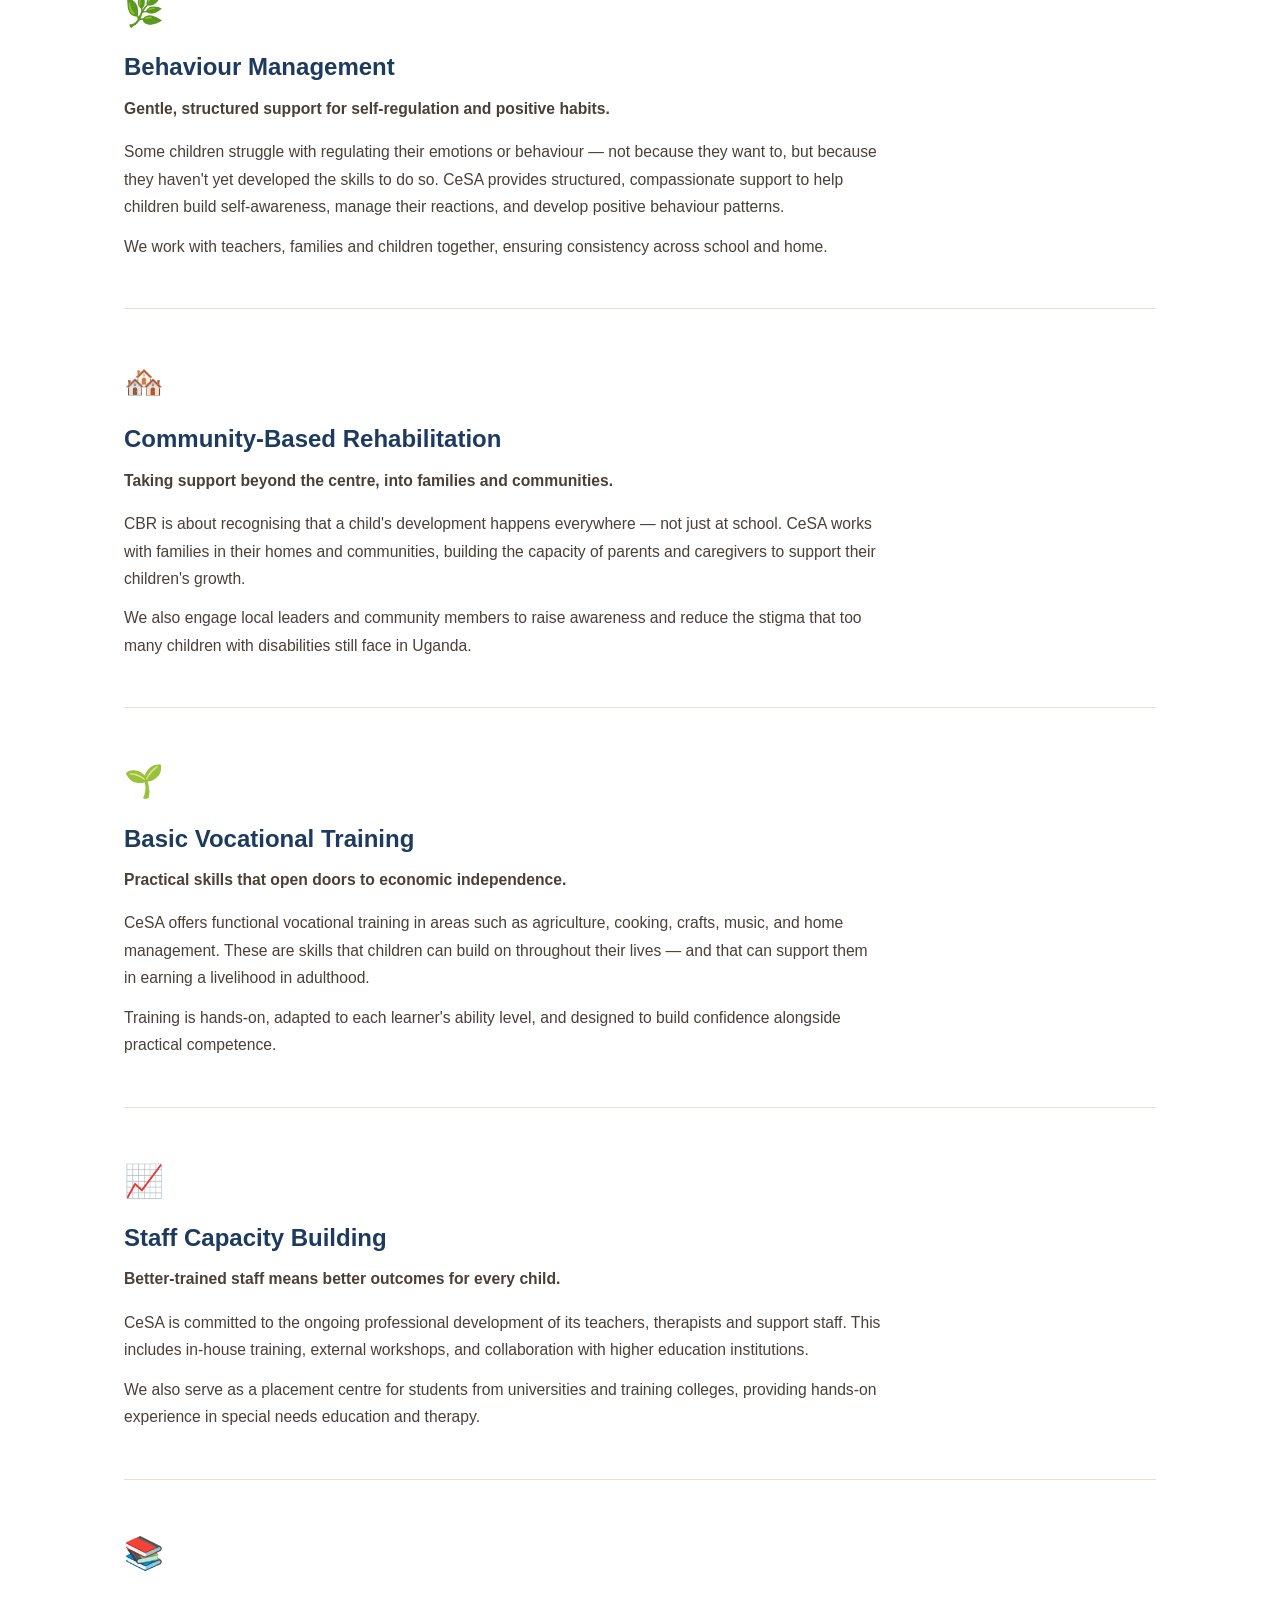
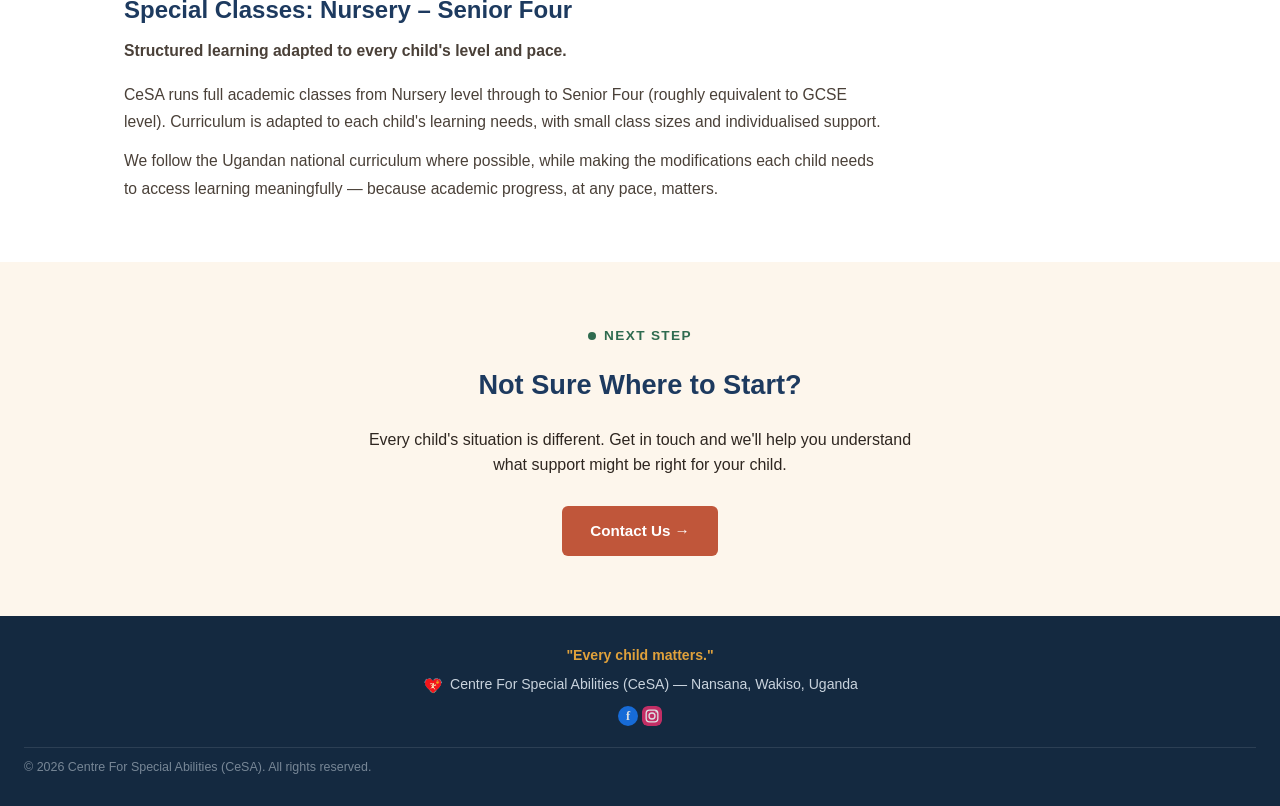
<file: programs.html>
<!DOCTYPE html>
<html lang="en">
<head>
<meta charset="UTF-8">
<meta name="viewport" content="width=device-width, initial-scale=1.0">
<title>Programs & Services | CeSA — Centre For Special Abilities</title>
<meta name="description" content="CeSA offers special needs education, occupational therapy, speech therapy, physiotherapy, vocational training and more for children in Nansana, Uganda.">
<link rel="stylesheet" href="style.css">
</head>
<body>

<header>
  <nav class="nav">
    <a href="index.html#top" class="logo"><img src="images/logo.png" alt="CeSA logo" class="logo-img"><span class="logo-full">CeSA — Centre For Special Abilities</span><span class="logo-short">CeSA</span></a>
    <div class="nav-right">
      <ul class="nav-links">
        <li><a href="index.html">Home</a></li>
        <li class="has-dropdown">
          <a href="index.html#about">About <span class="dropdown-arrow">▾</span></a>
          <ul class="dropdown-menu">
            <li><a href="profile.html">Centre Profile</a></li>
            <li><a href="leadership.html">From Our Principal</a></li>
          </ul>
        </li>
        <li class="has-dropdown">
          <a href="index.html#services">Programs <span class="dropdown-arrow">▾</span></a>
          <ul class="dropdown-menu">
            <li><a href="programs.html">Our Programs &amp; Services</a></li>
            <li><a href="conditions.html">Children We Support</a></li>
          </ul>
        </li>
        <li><a href="gallery.html">Gallery</a></li>
        <li><a href="contact.html">Contact</a></li>
      </ul>
      <div class="nav-social">
        <a class="social-icon" href="https://www.facebook.com/61562365375146/" target="_blank" rel="noopener" aria-label="CeSA on Facebook">
          <svg viewBox="0 0 24 24" width="20" height="20" aria-hidden="true"><circle cx="12" cy="12" r="12" fill="#1877F2"/><text x="12" y="17" text-anchor="middle" font-family="Georgia, serif" font-size="15" font-weight="700" fill="#fff">f</text></svg>
        </a>
        <a class="social-icon" href="https://www.instagram.com/cesachildren/" target="_blank" rel="noopener" aria-label="CeSA on Instagram">
          <svg viewBox="0 0 24 24" width="20" height="20" aria-hidden="true"><rect width="24" height="24" rx="6" fill="#E1306C"/><rect x="5" y="5" width="14" height="14" rx="4" fill="none" stroke="#fff" stroke-width="1.6"/><circle cx="12" cy="12" r="3.6" fill="none" stroke="#fff" stroke-width="1.6"/><circle cx="17" cy="7" r="1" fill="#fff"/></svg>
        </a>
      </div>
    </div>
  </nav>
</header>

<section class="page-hero">
  <div class="wrap">
    <a href="index.html" class="back-link">← Back to homepage</a>
    <div class="section-tag">What We Do</div>
    <h1>Our Programs &amp; Services</h1>
    <p>A range of integrated services designed to support the whole child — from first assessment through to vocational training.</p>
  </div>
</section>

<section class="page-section" style="background:#fff;">
  <div class="wrap">
    <div class="programs-grid">

      <div class="program-card" id="assessment">
        <div class="program-icon">🔍</div>
        <h2>Assessment &amp; Counselling</h2>
        <p class="program-lead">Understanding each child is the first step to supporting them well.</p>
        <p>Every child who comes to CeSA begins with a comprehensive psycho-educational assessment. This helps us understand their strengths, challenges, and individual learning profile. From there, we develop a personalised support plan — and revisit it regularly as the child grows.</p>
        <p>Counselling is also available for children and their families, helping to process emotions, build resilience, and navigate the journey together.</p>
      </div>

      <div class="program-card" id="ot">
        <div class="program-icon">🤲</div>
        <h2>Occupational Therapy</h2>
        <p class="program-lead">Building the everyday skills that make independent living possible.</p>
        <p>Occupational therapy at CeSA focuses on helping children develop the practical skills they need for daily life — dressing, eating, writing, sensory regulation, and more. Sessions are hands-on and tailored to each child's goals.</p>
        <p>Our therapists work closely with families to extend progress beyond the centre, supporting children in their home environments too.</p>
      </div>

      <div class="program-card" id="speech">
        <div class="program-icon">💬</div>
        <h2>Speech &amp; Language Therapy</h2>
        <p class="program-lead">Every child deserves to be heard and understood.</p>
        <p>Speech and language therapy supports children who have difficulty speaking, understanding language, or communicating in other ways. This includes children who are non-verbal and use alternative forms of communication.</p>
        <p>Our therapists use a range of approaches — play-based, structured, and aided communication — depending on the child's needs and age.</p>
      </div>

      <div class="program-card" id="behaviour">
        <div class="program-icon">🌿</div>
        <h2>Behaviour Management</h2>
        <p class="program-lead">Gentle, structured support for self-regulation and positive habits.</p>
        <p>Some children struggle with regulating their emotions or behaviour — not because they want to, but because they haven't yet developed the skills to do so. CeSA provides structured, compassionate support to help children build self-awareness, manage their reactions, and develop positive behaviour patterns.</p>
        <p>We work with teachers, families and children together, ensuring consistency across school and home.</p>
      </div>

      <div class="program-card" id="cbr">
        <div class="program-icon">🏘️</div>
        <h2>Community-Based Rehabilitation</h2>
        <p class="program-lead">Taking support beyond the centre, into families and communities.</p>
        <p>CBR is about recognising that a child's development happens everywhere — not just at school. CeSA works with families in their homes and communities, building the capacity of parents and caregivers to support their children's growth.</p>
        <p>We also engage local leaders and community members to raise awareness and reduce the stigma that too many children with disabilities still face in Uganda.</p>
      </div>

      <div class="program-card" id="vocational">
        <div class="program-icon">🌱</div>
        <h2>Basic Vocational Training</h2>
        <p class="program-lead">Practical skills that open doors to economic independence.</p>
        <p>CeSA offers functional vocational training in areas such as agriculture, cooking, crafts, music, and home management. These are skills that children can build on throughout their lives — and that can support them in earning a livelihood in adulthood.</p>
        <p>Training is hands-on, adapted to each learner's ability level, and designed to build confidence alongside practical competence.</p>
      </div>

      <div class="program-card" id="capacity">
        <div class="program-icon">📈</div>
        <h2>Staff Capacity Building</h2>
        <p class="program-lead">Better-trained staff means better outcomes for every child.</p>
        <p>CeSA is committed to the ongoing professional development of its teachers, therapists and support staff. This includes in-house training, external workshops, and collaboration with higher education institutions.</p>
        <p>We also serve as a placement centre for students from universities and training colleges, providing hands-on experience in special needs education and therapy.</p>
      </div>

      <div class="program-card" id="classes">
        <div class="program-icon">📚</div>
        <h2>Special Classes: Nursery – Senior Four</h2>
        <p class="program-lead">Structured learning adapted to every child's level and pace.</p>
        <p>CeSA runs full academic classes from Nursery level through to Senior Four (roughly equivalent to GCSE level). Curriculum is adapted to each child's learning needs, with small class sizes and individualised support.</p>
        <p>We follow the Ugandan national curriculum where possible, while making the modifications each child needs to access learning meaningfully — because academic progress, at any pace, matters.</p>
      </div>

    </div>
  </div>
</section>

<section class="page-section" style="background:var(--cream);">
  <div class="wrap" style="text-align:center;">
    <div class="section-tag">Next Step</div>
    <h2>Not Sure Where to Start?</h2>
    <p style="max-width:580px;margin:0 auto 28px;">Every child's situation is different. Get in touch and we'll help you understand what support might be right for your child.</p>
    <a href="contact.html" class="btn">Contact Us →</a>
  </div>
</section>

<footer>
  <div class="slogan">"Every child matters."</div>
  <div><img src="images/logo.png" alt="CeSA logo" class="footer-logo">Centre For Special Abilities (CeSA) — Nansana, Wakiso, Uganda</div>
  <div class="footer-links">
    <a class="social-icon" href="https://www.facebook.com/61562365375146/" target="_blank" rel="noopener" aria-label="CeSA on Facebook">
      <svg viewBox="0 0 24 24" width="20" height="20" aria-hidden="true"><circle cx="12" cy="12" r="12" fill="#1877F2"/><text x="12" y="17" text-anchor="middle" font-family="Georgia, serif" font-size="15" font-weight="700" fill="#fff">f</text></svg>
    </a>
    <a class="social-icon" href="https://www.instagram.com/cesachildren/" target="_blank" rel="noopener" aria-label="CeSA on Instagram">
      <svg viewBox="0 0 24 24" width="20" height="20" aria-hidden="true"><rect width="24" height="24" rx="6" fill="#E1306C"/><rect x="5" y="5" width="14" height="14" rx="4" fill="none" stroke="#fff" stroke-width="1.6"/><circle cx="12" cy="12" r="3.6" fill="none" stroke="#fff" stroke-width="1.6"/><circle cx="17" cy="7" r="1" fill="#fff"/></svg>
    </a>
  </div>
  <div class="footer-bottom">© 2026 Centre For Special Abilities (CeSA). All rights reserved.</div>
</footer>

</body>
</html>
</file>
<file: style.css>
:root {
  --terracotta: #c0563a;
  --terracotta-dark: #a8462c;
  --cream: #fdf6ec;
  --ink: #2e2620;
  --green: #2f6b4f;
  --gold: #e0a13b;
  --gold-dark: #ad7a1f;
  --navy: #1d3a5f;
  --navy-dark: #142940;
}

* {
  margin: 0;
  padding: 0;
  box-sizing: border-box;
}

html {
  scroll-behavior: smooth;
  overflow-x: hidden;
}

body {
  font-family: -apple-system, "Helvetica Neue", Arial, sans-serif;
  color: var(--ink);
  background: #fff;
  line-height: 1.6;
  overflow-x: hidden;
}

a {
  color: inherit;
}

.wrap {
  max-width: 1080px;
  margin: 0 auto;
  padding: 0 24px;
}

/* Header */
header {
  position: sticky;
  top: 0;
  z-index: 10;
  background: #fff;
  border-bottom: 3px solid var(--gold);
}

.nav {
  display: flex;
  align-items: center;
  justify-content: space-between;
  padding: 14px 24px;
  max-width: 1080px;
  margin: 0 auto;
}

.logo {
  display: flex;
  align-items: center;
  gap: 10px;
  font-weight: 800;
  font-size: 1.1rem;
  color: var(--terracotta-dark);
  text-decoration: none;
  letter-spacing: 0.02em;
}

.logo-img {
  height: 30px;
  width: 30px;
  object-fit: contain;
}

.footer-logo {
  height: 22px;
  width: 22px;
  object-fit: contain;
  vertical-align: middle;
  margin-right: 6px;
}

.nav-right {
  display: flex;
  align-items: center;
}

.nav-links {
  display: flex;
  gap: 22px;
  list-style: none;
  font-size: 0.95rem;
  font-weight: 600;
}

.logo-short {
  display: none;
}

.nav-links a {
  text-decoration: none;
  color: var(--ink);
}

.nav-links a:hover {
  color: var(--terracotta-dark);
}

.nav-social {
  display: flex;
  gap: 10px;
  margin-left: 22px;
}

/* Dropdown nav */
.has-dropdown {
  position: relative;
}

.dropdown-arrow {
  font-size: 0.7em;
  opacity: 0.6;
}

.has-dropdown::after {
  content: '';
  position: absolute;
  top: 100%;
  left: 0;
  right: 0;
  height: 12px;
}

.dropdown-menu {
  display: none;
  position: absolute;
  top: calc(100% + 12px);
  left: 50%;
  transform: translateX(-50%);
  background: #fff;
  border-radius: 8px;
  box-shadow: 0 6px 24px rgba(0, 0, 0, 0.12);
  min-width: 220px;
  padding: 6px 0;
  list-style: none;
  border-top: 3px solid var(--gold);
  z-index: 100;
}

.has-dropdown:hover .dropdown-menu {
  display: block;
}

.dropdown-menu li a {
  display: block;
  padding: 10px 20px;
  font-size: 0.9rem;
  font-weight: 600;
  color: var(--ink);
  text-decoration: none;
  white-space: nowrap;
}

.dropdown-menu li a:hover {
  background: var(--cream);
  color: var(--terracotta-dark);
}

/* Page hero (profile / leadership pages) */
.page-hero {
  background: var(--navy);
  color: #fff;
  padding: 60px 24px 50px;
}

.page-hero .back-link {
  color: rgba(255,255,255,0.65);
  font-size: 0.88rem;
  text-decoration: none;
  display: inline-block;
  margin-bottom: 20px;
}

.page-hero .back-link:hover {
  color: #fff;
}

.page-hero .section-tag {
  background: rgba(255,255,255,0.15);
  color: var(--gold);
  display: inline-block;
  font-size: 0.78rem;
  font-weight: 700;
  letter-spacing: 0.1em;
  text-transform: uppercase;
  padding: 5px 12px;
  border-radius: 20px;
  margin-bottom: 14px;
}

.page-hero h1 {
  font-size: 2.4rem;
  font-weight: 800;
  margin-bottom: 12px;
  line-height: 1.2;
}

.page-hero p {
  font-size: 1.05rem;
  opacity: 0.8;
  max-width: 560px;
}

/* Page sections */
.page-section {
  padding: 60px 0;
}

.page-section h2 {
  font-size: 1.7rem;
  font-weight: 800;
  color: var(--navy);
  margin-bottom: 20px;
  margin-top: 10px;
}

/* Profile page */
.profile-intro p {
  max-width: 720px;
  font-size: 1.05rem;
  color: #4a4038;
}

.profile-facts {
  display: grid;
  grid-template-columns: repeat(3, 1fr);
  gap: 24px;
  margin-top: 24px;
}

.fact-card {
  background: #fff;
  border-radius: 12px;
  padding: 28px 24px;
  border: 1px solid #eadfca;
}

.fact-year {
  font-size: 2rem;
  font-weight: 800;
  color: var(--terracotta);
  line-height: 1;
  margin-bottom: 6px;
}

.fact-label {
  font-size: 0.85rem;
  font-weight: 700;
  text-transform: uppercase;
  letter-spacing: 0.06em;
  color: var(--navy);
  margin-bottom: 10px;
}

.fact-card p {
  font-size: 0.9rem;
  color: #5a5048;
  line-height: 1.6;
}

.focus-grid {
  display: grid;
  grid-template-columns: repeat(3, 1fr);
  gap: 20px;
}

.focus-item {
  background: var(--cream);
  border-radius: 10px;
  padding: 22px 20px;
}

.focus-icon {
  font-size: 1.5rem;
  margin-bottom: 10px;
}

.focus-item h3 {
  font-size: 0.95rem;
  font-weight: 700;
  color: var(--navy);
  margin-bottom: 8px;
}

.focus-item p {
  font-size: 0.85rem;
  color: #5a5048;
  line-height: 1.5;
}

/* Leadership page */
.leadership-block {
  display: grid;
  grid-template-columns: 260px 1fr;
  gap: 50px;
  align-items: start;
}

.leadership-photo img {
  width: 100%;
  border-radius: 12px;
  object-fit: cover;
}

.leadership-name {
  font-size: 1rem;
  font-weight: 700;
  color: var(--navy);
  margin-top: 14px;
}

.leadership-title {
  font-size: 0.85rem;
  color: #7a6a5a;
  margin-top: 4px;
}

.leadership-quote {
  font-size: 1.2rem;
  font-style: italic;
  color: var(--terracotta-dark);
  border-left: 4px solid var(--gold);
  padding-left: 20px;
  margin: 16px 0 24px;
  line-height: 1.6;
}

.leadership-text p {
  font-size: 1rem;
  color: #4a4038;
  line-height: 1.75;
}

/* Timeline */
.timeline {
  display: flex;
  flex-direction: column;
  gap: 0;
  margin-top: 24px;
  max-width: 720px;
}

.timeline-item {
  display: grid;
  grid-template-columns: 90px 1fr;
  gap: 24px;
  padding-bottom: 36px;
  position: relative;
}

.timeline-item:not(:last-child)::before {
  content: '';
  position: absolute;
  left: 44px;
  top: 36px;
  bottom: 0;
  width: 2px;
  background: var(--gold);
  opacity: 0.4;
}

.timeline-year {
  width: 72px;
  height: 72px;
  border-radius: 50%;
  background: var(--navy);
  color: #fff;
  font-weight: 800;
  font-size: 0.85rem;
  display: flex;
  align-items: center;
  justify-content: center;
  text-align: center;
  flex-shrink: 0;
  line-height: 1.2;
}

.timeline-content h3 {
  font-size: 1.05rem;
  font-weight: 700;
  color: var(--navy);
  margin-bottom: 8px;
  padding-top: 18px;
}

.timeline-content p {
  font-size: 0.95rem;
  color: #5a5048;
  line-height: 1.7;
}

.social-icon {
  display: inline-flex;
  opacity: 0.85;
  transition: opacity 0.2s ease, transform 0.2s ease;
}

.social-icon:hover {
  opacity: 1;
  transform: translateY(-2px);
}

.social-icon svg {
  display: block;
  border-radius: 6px;
}

.social-row {
  display: flex;
  gap: 14px;
  justify-content: center;
  margin-top: 4px;
}

/* Hero */
.hero {
  position: relative;
  background: linear-gradient(180deg, rgba(20, 28, 38, 0.1) 0%, rgba(20, 28, 38, 0.35) 100%), url("images/hero.jpg") center 15% / cover no-repeat;
  color: #fff;
  padding: 130px 24px 100px;
  text-align: center;
}

.hero .motto {
  display: inline-block;
  background: var(--gold);
  color: #2e2210;
  font-weight: 700;
  font-size: 0.8rem;
  letter-spacing: 0.08em;
  text-transform: uppercase;
  padding: 7px 16px;
  border-radius: 20px;
  margin-bottom: 22px;
  box-shadow: 0 8px 20px rgba(0, 0, 0, 0.25);
}

.hero h1 {
  font-size: 3rem;
  font-weight: 900;
  letter-spacing: -0.01em;
  line-height: 1.14;
  margin-bottom: 10px;
  text-shadow: 0 3px 22px rgba(0, 0, 0, 0.45);
}

.hero .sub {
  font-size: 1.05rem;
  font-weight: 800;
  letter-spacing: 0.08em;
  text-transform: uppercase;
  color: var(--gold);
  margin-bottom: 10px;
}

.hero p.lead {
  max-width: 620px;
  margin: 18px auto 28px;
  font-size: 1.05rem;
  opacity: 0.95;
}

.btn {
  display: inline-block;
  background: var(--terracotta);
  color: #fff;
  text-decoration: none;
  padding: 13px 28px;
  border-radius: 6px;
  font-weight: 700;
  font-size: 0.95rem;
  transition: background 0.15s ease;
}

.btn:hover {
  background: var(--terracotta-dark);
}

.btn.outline {
  background: transparent;
  border: 2px solid #fff;
  margin-left: 10px;
}

.btn.outline:hover {
  background: rgba(255, 255, 255, 0.15);
}

/* Sections */
section {
  padding: 70px 0;
}

h2 {
  font-size: 1.8rem;
  font-weight: 800;
  color: var(--terracotta-dark);
  margin-bottom: 8px;
}

.section-tag {
  color: var(--green);
  font-weight: 700;
  font-size: 0.85rem;
  letter-spacing: 0.1em;
  text-transform: uppercase;
  margin-bottom: 6px;
  display: inline-flex;
  align-items: center;
  gap: 8px;
}

.section-tag::before {
  content: "";
  width: 8px;
  height: 8px;
  border-radius: 50%;
  background: currentColor;
  display: inline-block;
  flex-shrink: 0;
}

.section-head {
  text-align: center;
  max-width: 640px;
  margin: 0 auto 40px;
}

/* About */
.about-grid {
  display: grid;
  grid-template-columns: 1fr 1fr;
  gap: 44px;
  align-items: center;
}

.about-grid img {
  width: 100%;
  border-radius: 10px;
  box-shadow: 0 12px 30px rgba(0, 0, 0, 0.15);
}

.about-grid .about-logo {
  width: 100%;
  max-width: 260px;
  margin: 0 auto;
  display: block;
  box-shadow: none;
}

.about-text h2 {
  text-align: left;
}

.about-profile-link {
  display: inline-block;
  margin-top: 18px;
  font-size: 0.9rem;
  font-weight: 700;
  color: var(--terracotta);
  text-decoration: none;
  letter-spacing: 0.02em;
}

.about-profile-link:hover {
  color: var(--terracotta-dark);
  text-decoration: underline;
}

.trust-badges {
  display: grid;
  grid-template-columns: repeat(3, 1fr);
  gap: 18px;
  margin-top: 40px;
}

.badge {
  background: var(--cream);
  border: 1px solid #eadfca;
  border-radius: 10px;
  padding: 18px 20px;
  text-align: center;
}

.badge strong {
  display: block;
  color: var(--green);
  font-size: 1.05rem;
  margin-bottom: 6px;
}

.badge span {
  font-size: 0.82rem;
  color: #4a4038;
}

.cards {
  display: grid;
  grid-template-columns: repeat(3, 1fr);
  gap: 18px;
  margin-top: 36px;
}

.card {
  background: #fff;
  border-radius: 10px;
  padding: 22px;
  border-top: 4px solid var(--terracotta);
  box-shadow: 0 6px 18px rgba(0, 0, 0, 0.05);
}

.card h3 {
  font-size: 1.05rem;
  margin-bottom: 8px;
  color: var(--terracotta-dark);
}

.card:nth-of-type(1) {
  border-top-color: var(--navy);
}

.card:nth-of-type(1) h3 {
  color: var(--navy);
}

.card:nth-of-type(2) {
  border-top-color: var(--green);
}

.card:nth-of-type(2) h3 {
  color: var(--green);
}

.card:nth-of-type(3) {
  border-top-color: var(--gold);
}

.card:nth-of-type(3) h3 {
  color: var(--gold-dark);
}

.card p {
  font-size: 0.92rem;
  color: #4a4038;
}

/* Objectives */
.objectives-list {
  margin-top: 36px;
  display: grid;
  gap: 14px;
  list-style: none;
  counter-reset: objective;
}

.objectives-list li {
  counter-increment: objective;
  background: #fff;
  border-left: 4px solid var(--terracotta);
  border-radius: 8px;
  padding: 16px 20px 16px 52px;
  font-size: 0.95rem;
  position: relative;
  box-shadow: 0 6px 18px rgba(0, 0, 0, 0.05);
}

.objectives-list li::before {
  content: counter(objective);
  position: absolute;
  left: 16px;
  top: 16px;
  color: var(--terracotta-dark);
  font-weight: 800;
}

.objectives-list li:nth-child(4n+1) { border-left-color: var(--navy); }
.objectives-list li:nth-child(4n+1)::before { color: var(--navy); }
.objectives-list li:nth-child(4n+2) { border-left-color: var(--green); }
.objectives-list li:nth-child(4n+2)::before { color: var(--green); }
.objectives-list li:nth-child(4n+3) { border-left-color: var(--gold); }
.objectives-list li:nth-child(4n+3)::before { color: var(--gold-dark); }

/* Quote block */
.quote-block {
  display: flex;
  align-items: center;
  gap: 32px;
  margin-top: 40px;
  background: #fff;
  border-radius: 14px;
  padding: 28px;
  box-shadow: 0 6px 18px rgba(0, 0, 0, 0.05);
}

.quote-block img {
  width: 180px;
  height: 200px;
  object-fit: cover;
  border-radius: 10px;
  flex-shrink: 0;
}

.quote-block blockquote {
  font-size: 1.05rem;
  font-style: italic;
  color: var(--ink);
}

.quote-block cite {
  display: block;
  margin-top: 10px;
  font-style: normal;
  font-weight: 700;
  color: var(--terracotta-dark);
}

/* Who We Support */
.who-we-support {
  background: var(--cream);
}

.support-grid {
  display: grid;
  grid-template-columns: 1fr 1fr;
  gap: 24px;
  margin-top: 36px;
}

.support-col {
  background: #fff;
  border-radius: 12px;
  padding: 26px 28px;
  box-shadow: 0 6px 18px rgba(0, 0, 0, 0.05);
}

.support-col.welcome {
  border-top: 4px solid var(--green);
}

.support-col.limited {
  border-top: 4px solid var(--gold);
}

.support-col h3 {
  font-size: 1.05rem;
  margin-bottom: 14px;
}

.support-col.welcome h3 {
  color: var(--green);
}

.support-col.limited h3 {
  color: var(--gold-dark);
}

.support-col ul {
  list-style: none;
  display: grid;
  gap: 8px;
  font-size: 0.95rem;
}

.support-col li {
  padding-left: 26px;
  position: relative;
}

.support-col.welcome li a {
  color: inherit;
  text-decoration: none;
  font-weight: inherit;
}

.support-col.welcome li a:hover {
  color: var(--terracotta);
  text-decoration: underline;
}

.support-col.welcome li::before {
  content: "✓";
  position: absolute;
  left: 0;
  color: var(--green);
  font-weight: 800;
}

.support-col.limited p {
  font-size: 0.95rem;
}

.support-condition {
  margin-top: 16px;
  font-size: 0.88rem;
  color: #4a4038;
  border-top: 1px dashed #eadfca;
  padding-top: 12px;
}

.support-condition a {
  color: var(--gold-dark);
  font-weight: 700;
  text-decoration: none;
}

.support-condition a:hover {
  text-decoration: underline;
}

.admission-process {
  margin-top: 40px;
  text-align: center;
}

.admission-process h3 {
  font-size: 1rem;
  font-weight: 700;
  color: var(--navy);
  margin-bottom: 20px;
  text-transform: uppercase;
  letter-spacing: 0.05em;
}

.admission-steps {
  display: flex;
  align-items: stretch;
  justify-content: center;
  gap: 12px;
  flex-wrap: wrap;
}

.admission-step {
  background: #fff;
  border: 1px solid #eadfca;
  border-radius: 10px;
  padding: 16px 20px;
  width: 180px;
  min-height: 100px;
  text-align: center;
  display: flex;
  flex-direction: column;
  align-items: center;
  justify-content: flex-start;
}

.step-num {
  width: 32px;
  height: 32px;
  border-radius: 50%;
  background: var(--navy);
  color: #fff;
  font-weight: 700;
  font-size: 0.9rem;
  display: flex;
  align-items: center;
  justify-content: center;
  margin: 0 auto 10px;
}

.admission-step p {
  font-size: 0.85rem;
  color: #4a4038;
  margin: 0;
  line-height: 1.4;
}

.admission-arrow {
  font-size: 1.4rem;
  color: var(--gold-dark);
  font-weight: 700;
}

.support-note {
  text-align: center;
  margin-top: 30px;
  font-weight: 700;
  color: var(--navy);
}

.support-note a {
  text-decoration: underline;
}

/* Programs page */
.programs-grid {
  display: flex;
  flex-direction: column;
  gap: 48px;
}

.program-card {
  border-bottom: 1px solid #eadfca;
  padding-bottom: 48px;
  scroll-margin-top: 90px;
}

.program-card:last-child {
  border-bottom: none;
  padding-bottom: 0;
}

.program-icon {
  font-size: 2rem;
  margin-bottom: 12px;
}

.program-card h2 {
  font-size: 1.5rem;
  font-weight: 800;
  color: var(--navy);
  margin-bottom: 8px;
}

.program-lead {
  font-size: 1.05rem;
  font-weight: 600;
  color: var(--terracotta-dark);
  margin-bottom: 16px;
}

.program-card p {
  font-size: 0.98rem;
  color: #4a4038;
  line-height: 1.75;
  max-width: 760px;
}

.program-card p + p {
  margin-top: 12px;
}

/* Conditions page */
.conditions-intro {
  font-size: 1rem;
  color: #5a5048;
  max-width: 720px;
  margin-bottom: 48px;
  line-height: 1.7;
  border-left: 4px solid var(--gold);
  padding-left: 18px;
}

.conditions-intro a {
  color: var(--terracotta-dark);
  font-weight: 600;
}

.condition-list {
  display: flex;
  flex-direction: column;
  gap: 0;
}

.condition-card {
  padding: 40px 0;
  border-bottom: 1px solid #eadfca;
  scroll-margin-top: 90px;
}

.condition-card:last-child {
  border-bottom: none;
}

.condition-header {
  display: flex;
  align-items: center;
  gap: 16px;
  margin-bottom: 10px;
}

.condition-badge {
  font-size: 0.75rem;
  font-weight: 800;
  letter-spacing: 0.05em;
  padding: 6px 12px;
  border-radius: 20px;
  flex-shrink: 0;
}

.condition-header h2 {
  font-size: 1.5rem;
  font-weight: 800;
  color: var(--navy);
  margin: 0;
}

.condition-lead {
  font-size: 1.05rem;
  font-weight: 600;
  color: var(--terracotta-dark);
  margin-bottom: 20px;
}

.condition-body {
  display: grid;
  grid-template-columns: 1fr 1fr;
  gap: 32px;
}

.condition-body h3 {
  font-size: 0.85rem;
  font-weight: 700;
  text-transform: uppercase;
  letter-spacing: 0.07em;
  color: var(--navy);
  margin-bottom: 10px;
}

.condition-body p {
  font-size: 0.95rem;
  color: #4a4038;
  line-height: 1.75;
}

/* Services */
.services {
  background: #fff;
}

.service-list {
  display: grid;
  grid-template-columns: repeat(4, 1fr);
  gap: 16px;
  list-style: none;
  margin-top: 20px;
}

.service-list li {
  background: var(--cream);
  border-radius: 8px;
  padding: 18px 16px;
  font-weight: 600;
  font-size: 0.95rem;
  text-align: center;
  border: 1px solid #eadfca;
  cursor: pointer;
  transition: transform 0.2s ease, box-shadow 0.2s ease, border-color 0.2s ease;
}

.service-list li:hover {
  border-color: var(--terracotta);
  transform: translateY(-3px);
  box-shadow: 0 10px 24px rgba(0, 0, 0, 0.08);
}

.service-list li a {
  display: block;
  width: 100%;
  height: 100%;
  color: inherit;
  text-decoration: none;
}

.classes-note {
  text-align: center;
  margin-top: 26px;
  font-weight: 600;
  color: var(--green);
}

/* Gallery */
#gallery,
#full-gallery {
  background: var(--cream);
}

.gallery-grid {
  display: grid;
  grid-template-columns: repeat(3, 1fr);
  gap: 14px;
}

.gallery-grid img {
  width: 100%;
  height: 230px;
  object-fit: cover;
  border-radius: 8px;
  display: block;
  cursor: pointer;
  transition: transform 0.25s ease;
}

.gallery-grid img:hover {
  transform: scale(1.03);
}

.gallery-cta {
  text-align: center;
  margin-top: 30px;
}

.gallery-year {
  font-size: 1.25rem;
  font-weight: 800;
  color: var(--navy);
  margin: 0 0 16px;
  padding-bottom: 8px;
  border-bottom: 2px solid #eadfca;
}

.gallery-year-group + .gallery-year-group .gallery-year {
  margin-top: 40px;
}

.back-link {
  display: inline-block;
  margin-bottom: 18px;
  font-weight: 700;
  font-size: 0.9rem;
  color: var(--terracotta-dark);
  text-decoration: none;
}

.back-link:hover {
  text-decoration: underline;
}

/* Contact */
.contact {
  background: var(--navy);
  color: #fff;
  text-align: center;
}

.contact h2 {
  color: #fff;
}

.contact .section-tag {
  color: var(--gold);
}

.contact-grid {
  display: flex;
  justify-content: center;
  gap: 50px;
  margin-top: 30px;
  flex-wrap: wrap;
}

.contact-item {
  max-width: 320px;
}

.contact-item .label {
  font-size: 0.8rem;
  text-transform: uppercase;
  letter-spacing: 0.08em;
  opacity: 0.75;
  margin-bottom: 6px;
  font-weight: 700;
}

.contact-item a {
  font-size: 1.05rem;
  font-weight: 700;
  text-decoration: none;
  color: #fff;
  white-space: nowrap;
}

.contact .btn {
  margin-top: 34px;
  background: var(--gold);
  color: #2e2210;
}

.contact .btn:hover {
  background: #cf8e2c;
}

/* Map embed */
.map-wrap {
  margin-top: 40px;
  max-width: 680px;
  margin-left: auto;
  margin-right: auto;
}

.map-embed {
  position: relative;
  display: block;
  border-radius: 12px;
  overflow: hidden;
  box-shadow: 0 10px 30px rgba(0, 0, 0, 0.2);
}

.map-embed iframe {
  width: 100%;
  height: 320px;
  display: block;
  pointer-events: none;
  border: 0;
}

.map-overlay {
  position: absolute;
  left: 0;
  right: 0;
  bottom: 0;
  background: rgba(13, 26, 42, 0.82);
  color: #fff;
  font-size: 0.85rem;
  font-weight: 700;
  padding: 10px 16px;
  text-align: center;
}

/* Facebook embed */
#news {
  background: #fff;
}

.news-grid {
  display: flex;
  flex-wrap: wrap;
  justify-content: center;
  align-items: center;
  gap: 28px;
}

.fb-embed-wrap {
  display: flex;
  justify-content: center;
}

.ig-embed-wrap {
  display: flex;
  flex-direction: column;
  align-items: center;
  gap: 12px;
}

.ig-embed-wrap iframe {
  border-radius: 8px;
}

.ig-fallback {
  font-size: 0.85rem;
  font-weight: 700;
  color: #e1306c;
  text-decoration: none;
}

.ig-fallback:hover {
  text-decoration: underline;
}

/* Footer */
footer {
  background: var(--navy-dark);
  color: #c9d3dd;
  text-align: center;
  padding: 28px 24px;
  font-size: 0.88rem;
}

.footer-bottom {
  margin-top: 14px;
  padding-top: 10px;
  border-top: 1px solid rgba(255, 255, 255, 0.1);
  text-align: left;
  font-size: 0.78rem;
  color: rgba(201, 211, 221, 0.55);
}

footer .slogan {
  color: var(--gold);
  font-weight: 700;
  margin-bottom: 6px;
}

.footer-links {
  margin-top: 10px;
}

.footer-links a {
  color: var(--gold);
  text-decoration: none;
  font-weight: 700;
  font-size: 0.85rem;
}

.footer-links a:hover {
  text-decoration: underline;
}

/* Overlays (detail modal + lightbox) */
.overlay {
  display: none;
  position: fixed;
  inset: 0;
  z-index: 100;
  background: rgba(13, 26, 42, 0.8);
  align-items: center;
  justify-content: center;
  padding: 24px;
}

.overlay.open {
  display: flex;
}

.modal-panel {
  position: relative;
  background: #fff;
  border-radius: 16px;
  padding: 36px;
  max-width: 520px;
  width: 100%;
  box-shadow: 0 20px 60px rgba(0, 0, 0, 0.3);
}

.modal-panel h3 {
  color: var(--terracotta-dark);
  font-size: 1.3rem;
  margin-bottom: 12px;
}

.modal-panel p {
  font-size: 0.95rem;
  color: #4a4038;
  line-height: 1.7;
}

.modal-close {
  position: absolute;
  top: 14px;
  right: 16px;
  background: none;
  border: none;
  font-size: 1.2rem;
  cursor: pointer;
  color: #999;
}

.modal-media {
  margin-bottom: 18px;
  border-radius: 10px;
  overflow: hidden;
}

.modal-media img {
  width: 100%;
  display: block;
}

.modal-media span {
  display: flex;
  align-items: center;
  justify-content: center;
  height: 140px;
  background: var(--cream);
  border: 1px dashed #cdbfa3;
  border-radius: 10px;
  color: #9a8b6c;
  font-size: 0.9rem;
}

/* Lightbox */
.lightbox img {
  max-width: 85vw;
  max-height: 80vh;
  border-radius: 8px;
  opacity: 0;
  transform: scale(0.96);
  transition: opacity 0.25s ease, transform 0.25s ease;
}

.lightbox img.show {
  opacity: 1;
  transform: scale(1);
}

.lb-close {
  position: absolute;
  top: 20px;
  right: 24px;
  background: none;
  border: none;
  color: #fff;
  font-size: 1.6rem;
  cursor: pointer;
}

.lb-arrow {
  position: absolute;
  top: 50%;
  transform: translateY(-50%);
  background: rgba(255, 255, 255, 0.15);
  border: none;
  color: #fff;
  font-size: 2rem;
  width: 52px;
  height: 52px;
  border-radius: 50%;
  cursor: pointer;
  transition: background 0.2s ease;
}

.lb-arrow:hover {
  background: rgba(255, 255, 255, 0.3);
}

.lb-prev {
  left: 20px;
}

.lb-next {
  right: 20px;
}

@media (max-width: 800px) {
  /* Mobile dropdown */
  .has-dropdown.open .dropdown-menu {
    display: block;
  }

  /* Principal page: stack photo above text */
  .leadership-block {
    grid-template-columns: 1fr;
    gap: 28px;
  }
  .leadership-photo {
    text-align: center;
  }
  .leadership-photo img {
    max-width: 220px;
    width: 220px;
  }

  .nav-links {
    gap: 14px;
    font-size: 0.85rem;
  }
  .logo-full {
    display: none;
  }
  .nav-social {
    display: none;
  }
  .logo-short {
    display: inline;
  }
  .hero h1 {
    font-size: 2rem;
  }
  .about-grid {
    grid-template-columns: 1fr;
  }
  .cards {
    grid-template-columns: 1fr;
  }
  .trust-badges {
    grid-template-columns: 1fr;
  }
  .support-grid {
    grid-template-columns: 1fr;
  }
  .service-list {
    grid-template-columns: repeat(2, 1fr);
  }
  .gallery-grid {
    grid-template-columns: repeat(2, 1fr);
  }
  .contact-grid {
    gap: 28px;
  }
  .quote-block {
    flex-direction: column;
    text-align: center;
  }
  .lb-arrow {
    width: 40px;
    height: 40px;
    font-size: 1.5rem;
  }
  .lb-prev {
    left: 6px;
  }
  .lb-next {
    right: 6px;
  }
  .modal-panel {
    padding: 26px;
  }
}

@media (max-width: 420px) {
  .nav {
    padding: 12px 16px;
  }
  .logo {
    gap: 6px;
    font-size: 1rem;
  }
  .logo-img {
    height: 24px;
    width: 24px;
  }
  .nav-links {
    gap: 6px 10px;
    font-size: 0.72rem;
    flex-wrap: wrap;
    justify-content: flex-end;
  }
}

/* ─── Contact page ─── */
.contact-page-grid {
  display: grid;
  grid-template-columns: 1fr 1fr;
  gap: 60px;
  align-items: start;
}

.contact-form-col h2,
.contact-info-col h2 {
  font-size: 1.5rem;
  color: var(--navy);
  margin-bottom: 14px;
}

.contact-form-note {
  font-size: 0.88rem;
  color: #666;
  margin-bottom: 24px;
  line-height: 1.5;
}

.contact-form {
  display: flex;
  flex-direction: column;
  gap: 18px;
}

.form-group {
  display: flex;
  flex-direction: column;
  gap: 6px;
}

.form-group label {
  font-size: 0.85rem;
  font-weight: 600;
  color: var(--ink);
  letter-spacing: 0.03em;
}

.form-group input,
.form-group textarea {
  padding: 12px 14px;
  border: 1.5px solid #d8cfc5;
  border-radius: 6px;
  font-size: 0.95rem;
  font-family: inherit;
  color: var(--ink);
  background: #fafaf8;
  transition: border-color 0.2s;
  resize: vertical;
}

.form-group input:focus,
.form-group textarea:focus {
  outline: none;
  border-color: var(--terracotta);
  background: #fff;
}

.form-submit {
  align-self: flex-start;
  margin-top: 4px;
}

.info-block {
  margin-bottom: 24px;
}

.info-block:last-child {
  margin-bottom: 0;
}

.info-label {
  font-size: 0.75rem;
  font-weight: 700;
  letter-spacing: 0.1em;
  text-transform: uppercase;
  color: var(--terracotta);
  margin-bottom: 6px;
}

.info-block p,
.info-block a {
  font-size: 0.95rem;
  line-height: 1.6;
  color: var(--ink);
}

.info-block a {
  color: var(--navy);
  text-decoration: none;
}

.info-block a:hover {
  color: var(--terracotta);
}

.contact-social-row {
  display: flex;
  gap: 12px;
  margin-top: 4px;
  flex-wrap: wrap;
}

.contact-social-link {
  display: flex;
  align-items: center;
  gap: 8px;
  font-size: 0.92rem;
  font-weight: 600;
  color: var(--navy);
  text-decoration: none;
  padding: 8px 16px 8px 10px;
  border: 1.5px solid #d8cfc5;
  border-radius: 24px;
  transition: border-color 0.2s, background 0.2s;
}

.contact-social-link:hover {
  border-color: var(--terracotta);
  background: var(--cream);
  color: var(--terracotta);
}

@media (max-width: 700px) {
  .contact-page-grid {
    grid-template-columns: 1fr;
    gap: 40px;
  }
}

/* ─── Mobile layout fixes ─── */
@media (max-width: 800px) {
  /* Hero: adjust photo position so faces aren't cropped */
  .hero {
    background-position: center 40%;
    padding: 100px 20px 80px;
  }

  /* Sub-pages hero */
  .page-hero {
    padding: 50px 20px 36px;
  }
  .page-hero h1 {
    font-size: 1.9rem;
  }

  /* Centre Profile: 3-col → 1-col */
  .profile-facts {
    grid-template-columns: 1fr;
  }

  /* Focus grid: 3-col → 2-col */
  .focus-grid {
    grid-template-columns: repeat(2, 1fr);
  }

  /* Conditions: 2-col → 1-col */
  .condition-body {
    grid-template-columns: 1fr;
    gap: 16px;
  }

  /* Admission steps: stack vertically, hide arrows */
  .admission-steps {
    flex-direction: column;
    align-items: center;
  }
  .admission-step {
    width: 100%;
    max-width: 340px;
  }
  .admission-arrow {
    transform: rotate(90deg);
    font-size: 1.1rem;
  }

  /* Leadership timeline: tighten */
  .timeline-item {
    padding-left: 48px;
  }

  /* Wrap hero buttons to avoid overflow */
  .hero .btn {
    display: inline-block;
    margin: 6px 4px;
  }
}

@media (max-width: 600px) {
  /* Service list: 2-col → 1-col */
  .service-list {
    grid-template-columns: 1fr;
  }

  /* Focus grid: 2-col → 1-col */
  .focus-grid {
    grid-template-columns: 1fr;
  }

  /* Gallery: keep 2-col on small phones */
  .gallery-grid {
    grid-template-columns: repeat(2, 1fr);
    gap: 8px;
  }

  /* Hero text tighter */
  .hero h1 {
    font-size: 1.85rem;
  }
  .hero p.lead {
    font-size: 0.95rem;
  }

  /* Objectives list tighter */
  .objectives-list {
    padding-left: 0;
  }
  .objectives-list li {
    padding: 14px 16px 14px 48px;
  }

  /* Contact items: stack cleanly */
  .contact-grid {
    flex-direction: column;
    align-items: flex-start;
    gap: 20px;
    padding: 0 4px;
  }
  .contact-item {
    max-width: 100%;
    width: 100%;
  }
}

@media (max-width: 420px) {
  /* Hero: smaller padding and font */
  .hero {
    padding: 80px 16px 60px;
    background-position: center 40%;
  }
  .hero h1 {
    font-size: 1.65rem;
  }
  .hero .motto {
    font-size: 0.72rem;
  }
  .hero p.lead {
    font-size: 0.88rem;
  }

  /* Page hero tighter */
  .page-hero {
    padding: 40px 16px 28px;
  }
  .page-hero h1 {
    font-size: 1.6rem;
  }

  /* Gallery: 1-col on very small screens */
  .gallery-grid {
    grid-template-columns: repeat(2, 1fr);
    gap: 6px;
  }

  /* Wrap text cleanly */
  .support-note {
    font-size: 0.88rem;
  }
  .classes-note {
    font-size: 0.88rem;
  }
}
</file>
